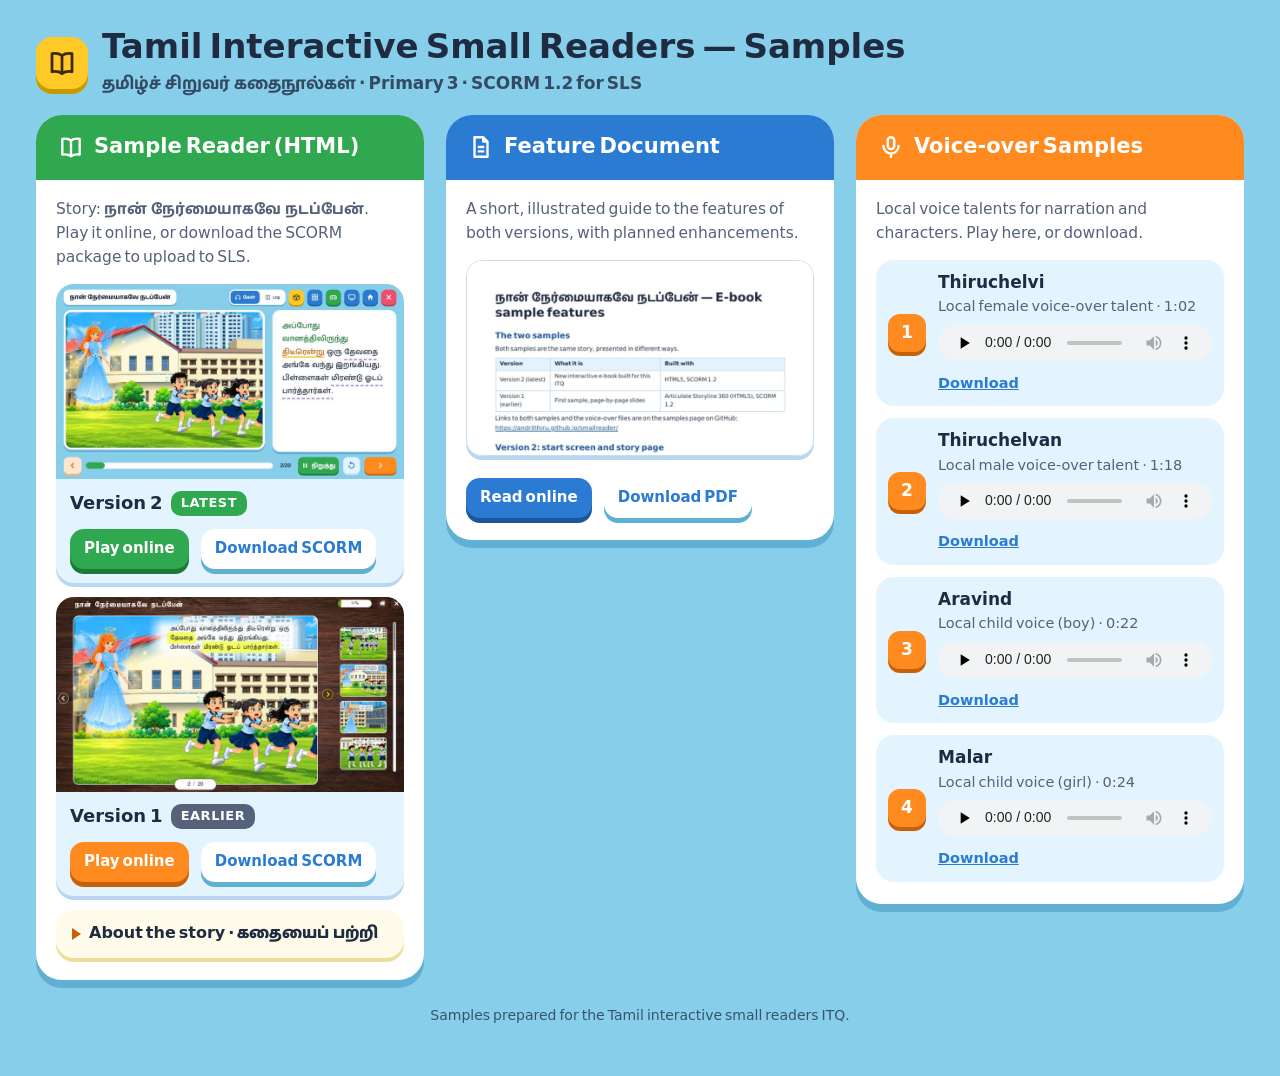
<file: index.html>
<!doctype html>
<html lang="en">
<head>
<meta charset="utf-8">
<meta name="viewport" content="width=device-width,initial-scale=1,viewport-fit=cover">
<title>Tamil Small Readers Samples</title>
<meta name="description" content="Sample Tamil e-book (HTML), features document and voice-over samples.">
<link rel="stylesheet" href="assets/site.css?v=6">
</head>
<body>
<div class="wrap wide">
  <header class="top">
    <div class="logo" aria-hidden="true"><svg width="26" height="26" viewBox="0 0 24 24" fill="none" stroke="#3a2a00" stroke-width="2.2" stroke-linejoin="round"><path d="M12 6c-2-1.5-5-2-8-1.5V19c3-.5 6 0 8 1.5 2-1.5 5-2 8-1.5V4.5C17 4 14 4.5 12 6z"/><path d="M12 6v14.5"/></svg></div>
    <div>
      <h1>Tamil Interactive Small Readers — Samples</h1>
      <p>தமிழ்ச் சிறுவர் கதைநூல்கள் · Primary 3 · SCORM 1.2 for SLS</p>
    </div>
  </header>

  <div class="panels">
    <!-- 1. Sample reader -->
    <section class="panel p1" aria-labelledby="h1">
      <h2 id="h1"><svg width="26" height="26" viewBox="0 0 24 24" fill="none" stroke="currentColor" stroke-width="2.2" stroke-linejoin="round"><path d="M12 6c-2-1.5-5-2-8-1.5V19c3-.5 6 0 8 1.5 2-1.5 5-2 8-1.5V4.5C17 4 14 4.5 12 6z"/><path d="M12 6v14.5"/></svg>Sample Reader (HTML)</h2>
      <div class="in">
        <p>Story: <b>நான் நேர்மையாகவே நடப்பேன்</b>. Play it online, or download the SCORM package to upload to SLS.</p>
        <div class="ver">
          <img src="assets/v2.jpg" alt="Version 2 story page">
          <div class="b">
            <h3>Version 2 <span class="tag">Latest</span></h3>
            <div class="row">
              <a class="blk g sm" href="samples/v2/index.html" target="_blank" rel="noopener">Play online</a>
              <a class="blk w sm" href="downloads/version-2-SCORM.zip" download>Download SCORM</a>
            </div>
          </div>
        </div>
        <div class="ver">
          <img src="assets/v1.jpg" alt="Version 1 story page">
          <div class="b">
            <h3>Version 1 <span class="tag old">Earlier</span></h3>
            <div class="row">
              <a class="blk o sm" href="samples/v1/story.html" target="_blank" rel="noopener">Play online</a>
              <a class="blk w sm" href="downloads/version-1-SCORM.zip" download>Download SCORM</a>
            </div>
          </div>
        </div>
        <details class="story">
          <summary>About the story · கதையைப் பற்றி</summary>
          <div class="langs">
            <input type="radio" name="lg1" id="lg1-ta" checked><label for="lg1-ta">தமிழ்</label>
            <input type="radio" name="lg1" id="lg1-en"><label for="lg1-en">English</label>
            <div class="lang ta" lang="ta"><h4>“நான் நேர்மையாகவே நடப்பேன்” – கதையின் சுருக்கம்</h4>
<p>பள்ளி இடைவேளை நேரத்தில் மாணவர்கள் விளையாடிக்கொண்டும் பேசிக்கொண்டும் இருந்தார்கள். அப்போது வானத்திலிருந்து ஒரு தேவதை இறங்கி வந்தது. அதைப் பார்த்த மாணவர்கள் பயந்தார்கள். தேவதை அவர்களிடம் பயப்பட வேண்டாம் என்றும், அவர்கள் விரும்புவதைக் கொடுப்பதாகவும் கூறியது.</p>
<p>மாணவர்கள் சாக்லேட், பொம்மை, நாய்க்குட்டி போன்றவற்றைக் கேட்டார்கள். தேவதை தனது மந்திரக்கோலால் அவற்றை வரவழைத்துக் கொடுத்தது.</p>
<p>அப்போது ஒரு மாணவர் மறுநாள் தேர்வு இருப்பதால் படிக்கச் செல்ல வேண்டும் என்று கூறினார். மற்ற மாணவர்களும் வகுப்பிற்குச் செல்லப் புறப்பட்டார்கள். தேவதை அவர்களுக்குத் தேர்வில் அதிக மதிப்பெண்கள் பெற்றுத் தருவதாகக் கூறியது.</p>
<p>ஆனால் மாணவர்கள், தாங்களே நன்றாகப் படித்து அறிவைப் பெற்று, நேர்மையான முறையில் தேர்வு எழுதி அதிக மதிப்பெண்கள் பெற விரும்புவதாகக் கூறினார்கள். இதைக் கேட்ட தேவதை அவர்களைப் பாராட்டி வாழ்த்தியது. மாணவர்கள் தேவதையிடம் விடைபெற்றுச் சென்றார்கள்.</p>
<h4>கதை உணர்த்தும் கருத்துகள்</h4>
<ol><li>ஒவ்வொருவரும் தங்கள் கடமையைத் தாங்களே செய்ய வேண்டும்.</li><li>நாம் எப்போதும் நேர்மையாக நடக்க வேண்டும்.</li><li>மாணவர்கள் நன்றாகப் படித்து அறிவைப் பெற வேண்டும்.</li><li>குறுக்கு வழியில் வெற்றி பெற நினைக்கக் கூடாது.</li><li>சொந்த முயற்சியாலும் உழைப்பாலும் பெறும் வெற்றியே சிறந்தது.</li></ol>
<h4>கற்றல் மதிப்பீடு</h4>
<p>இக்கதையின் இறுதியில் மாணவர்களின் கற்றலை மதிப்பீடு செய்யப் பின்வரும் பயிற்சிகள் வழங்கப்பட்டுள்ளன.</p>
<ol><li>சொற்களுக்குரிய சரியான பொருளைக் கண்டறிந்து பொருத்துதல்.</li><li>சரியான விடையைத் தேர்ந்தெடுத்தல்.</li></ol></div>
            <div class="lang en" lang="en"><h4>“I Will Always Be Honest” – Story Summary</h4>
<p>During recess, the students were playing and chatting with one another. Suddenly, a fairy descended from the sky. The students were frightened when they saw her. The fairy reassured them that there was nothing to fear and promised to give them whatever they wished for.</p>
<p>The students asked for chocolates, toys, puppies, and other things. The fairy used her magic wand to grant their wishes.</p>
<p>Just then, one student remembered that they had an examination the following day and said that it was time to return to class to study. The other students also prepared to leave. The fairy offered to help them score high marks in their examination.</p>
<p>However, the students politely declined her offer. They explained that they wanted to study hard, gain knowledge, and achieve good results through their own efforts and honesty.</p>
<p>The fairy was pleased with their response. She praised the students and wished them success. The students bid farewell to the fairy, who then flew back into the sky.</p>
<h4>Moral Values Conveyed by the Story</h4>
<ol><li>Everyone should fulfil their own responsibilities.</li><li>We should always act honestly.</li><li>Students should study diligently to gain knowledge.</li><li>We should not take shortcuts to achieve success.</li><li>Success achieved through personal effort and hard work is the most meaningful.</li></ol>
<h4>Learning Assessment Activities</h4>
<p>At the end of the story, the following activities are provided to assess students' understanding and learning:</p>
<ol><li>Vocabulary Matching: Identify and match words with their correct meanings.</li><li>Multiple-Choice Questions: Select the correct answers from the given options.</li></ol>
<p>These activities can also be adapted into an interactive classroom lesson to reinforce honesty, responsibility, and independent learning.</p></div>
          </div>
        </details>
      </div>
    </section>

    <!-- 2. Feature document -->
    <section class="panel p2" aria-labelledby="h2">
      <h2 id="h2"><svg width="26" height="26" viewBox="0 0 24 24" fill="none" stroke="currentColor" stroke-width="2.2" stroke-linejoin="round"><path d="M6 3h8l4 4v14H6z"/><path d="M14 3v4h4M9 12h6M9 16h6"/></svg>Feature Document</h2>
      <div class="in">
        <p>A short, illustrated guide to the features of both versions, with planned enhancements.</p>
        <a class="docimg" href="docs/features.pdf" target="_blank" rel="noopener"><img src="assets/doc.jpg" alt="First page of the features document"></a>
        <div class="row">
          <a class="blk b2 sm" href="docs/features.pdf" target="_blank" rel="noopener">Read online</a>
          <a class="blk w sm" href="docs/features.pdf" download="Small-reader-features.pdf">Download PDF</a>
        </div>
      </div>
    </section>

    <!-- 3. Voice-over samples -->
    <section class="panel p3" aria-labelledby="h3">
      <h2 id="h3"><svg width="26" height="26" viewBox="0 0 24 24" fill="none" stroke="currentColor" stroke-width="2.2" stroke-linecap="round" stroke-linejoin="round"><rect x="9" y="3" width="6" height="11" rx="3"/><path d="M5 11a7 7 0 0014 0M12 18v3"/></svg>Voice-over Samples</h2>
      <div class="in">
        <p>Local voice talents for narration and characters. Play here, or download.</p>
        <div class="vo" id="vo"><p class="empty">Voice-over samples will appear here.</p></div>
      </div>
    </section>
  </div>

  <footer style="margin-top:26px">Samples prepared for the Tamil interactive small readers ITQ.</footer>
</div>
<script src="voiceovers/list.js?v=2"></script>
<script>
(function () {
  var list = window.VOICEOVERS || [], box = document.getElementById('vo');
  if (!list.length) return;
  box.innerHTML = '';
  list.forEach(function (v, i) {
    var it = document.createElement('div'); it.className = 'item';
    var n = document.createElement('div'); n.className = 'n'; n.textContent = i + 1;
    var t = document.createElement('div'); t.className = 't';
    var b = document.createElement('b'); b.textContent = v.title; t.appendChild(b);
    if (v.note) { var s = document.createElement('span'); s.textContent = v.note; t.appendChild(s); }
    var a = document.createElement('audio'); a.controls = true; a.preload = 'none'; a.src = 'voiceovers/' + v.file; t.appendChild(a);
    var l = document.createElement('a'); l.href = 'voiceovers/' + v.file; l.setAttribute('download', v.file); l.className = 'dl'; l.textContent = 'Download'; t.appendChild(l);
    it.appendChild(n); it.appendChild(t); box.appendChild(it);
  });
})();
</script>
</body>
</html>
</file>
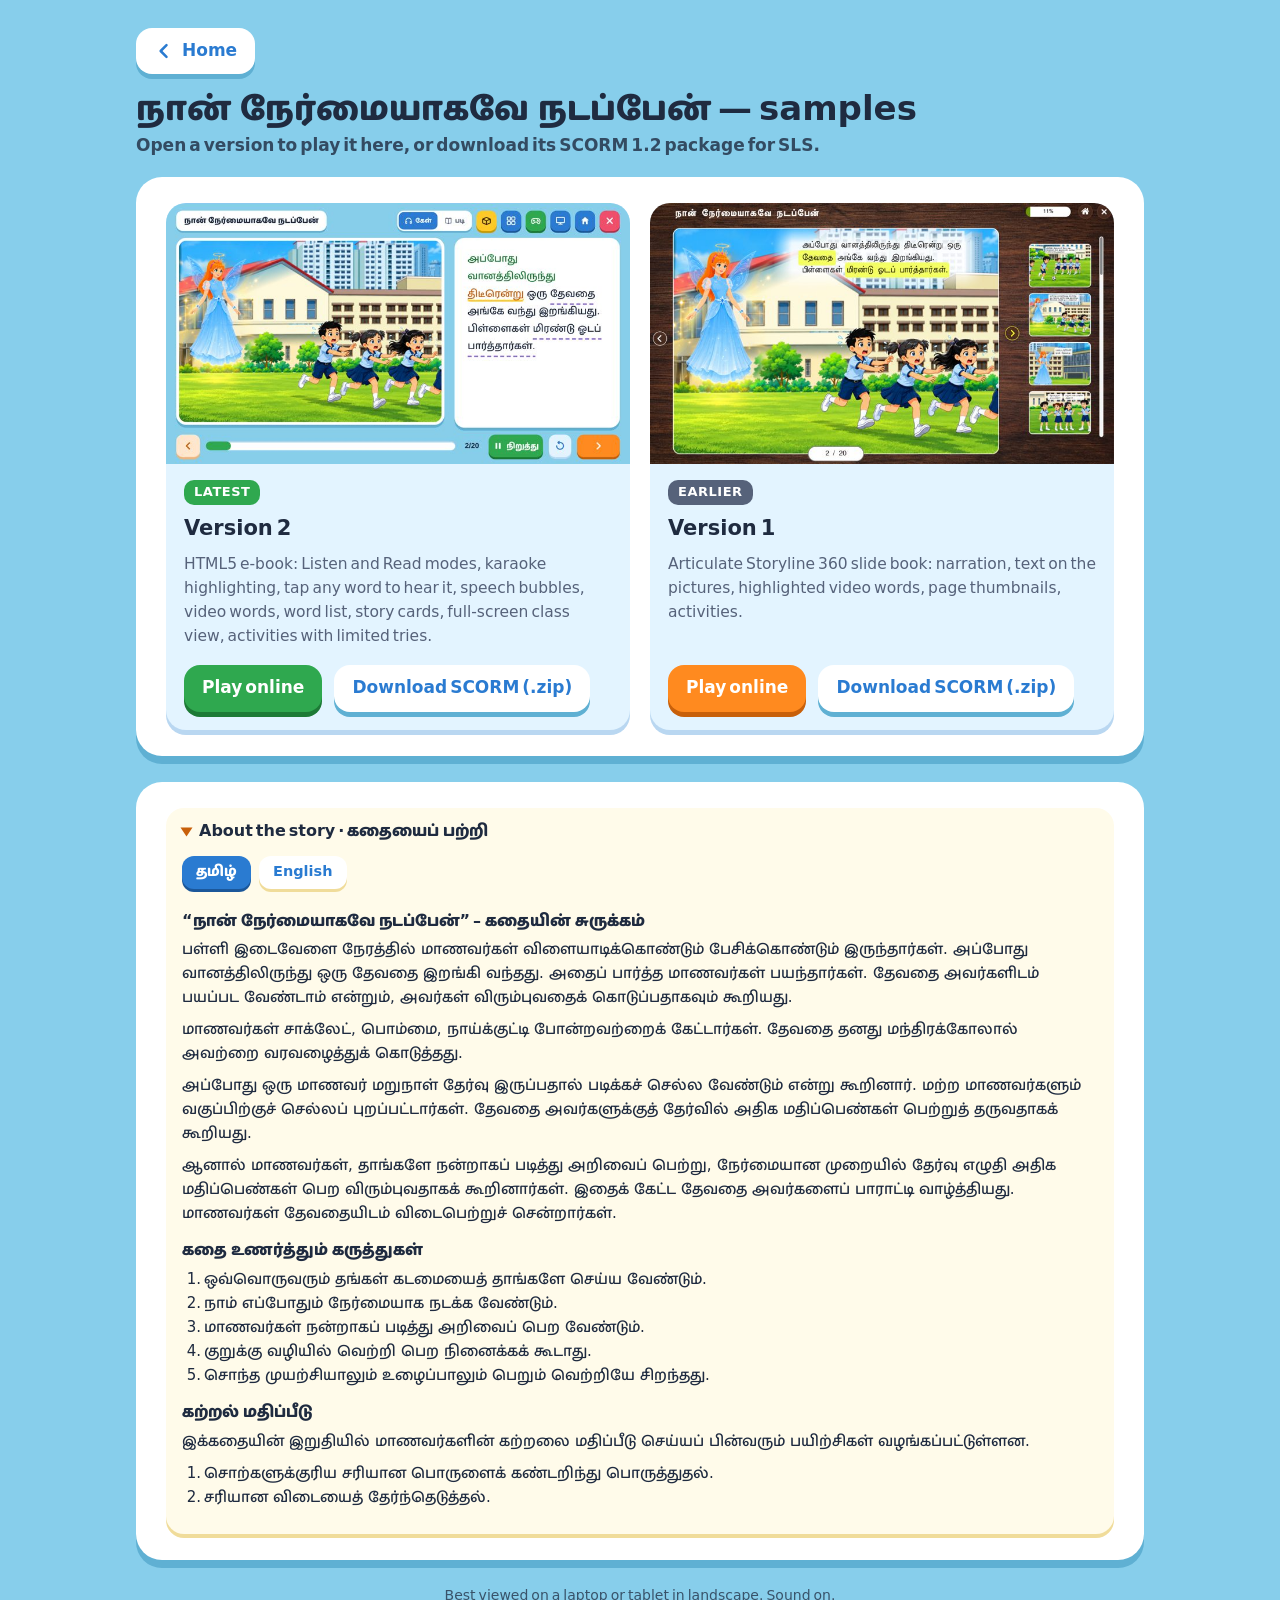
<file: samples/index.html>
<!doctype html>
<html lang="en">
<head>
<meta charset="utf-8">
<meta name="viewport" content="width=device-width,initial-scale=1,viewport-fit=cover">
<title>E-book Samples</title>
<link rel="stylesheet" href="../assets/site.css?v=4">
</head>
<body>
<div class="wrap">
  <a class="blk w crumb" href="../"><svg width="20" height="20" viewBox="0 0 24 24" fill="none" stroke="currentColor" stroke-width="3" stroke-linecap="round" stroke-linejoin="round"><path d="M15 5l-7 7 7 7"/></svg> Home</a>
  <header class="top">
    <div>
      <h1>நான் நேர்மையாகவே நடப்பேன் — samples</h1>
      <p>Open a version to play it here, or download its SCORM 1.2 package for SLS.</p>
    </div>
  </header>
  <section class="card">
    <div class="grid">
      <div class="sample">
        <img src="../assets/v2.jpg" alt="Version 2: story page with picture and text panel">
        <div class="b">
          <span class="tag">Latest</span>
          <h3>Version 2</h3>
          <p>HTML5 e-book: Listen and Read modes, karaoke highlighting, tap any word to hear it, speech bubbles, video words, word list, story cards, full-screen class view, activities with limited tries.</p>
          <div class="row">
            <a class="blk g" href="v2/index.html">Play online</a>
            <a class="blk w" href="../downloads/version-2-SCORM.zip" download>Download SCORM (.zip)</a>
          </div>
        </div>
      </div>
      <div class="sample">
        <img src="../assets/v1.jpg" alt="Version 1: Storyline page with wooden frame and page thumbnails">
        <div class="b">
          <span class="tag old">Earlier</span>
          <h3>Version 1</h3>
          <p>Articulate Storyline 360 slide book: narration, text on the pictures, highlighted video words, page thumbnails, activities.</p>
          <div class="row">
            <a class="blk o" href="v1/story.html">Play online</a>
            <a class="blk w" href="../downloads/version-1-SCORM.zip" download>Download SCORM (.zip)</a>
          </div>
        </div>
      </div>
    </div>
  </section>
  <section class="card">
    <details class="story" open>
          <summary>About the story · கதையைப் பற்றி</summary>
          <div class="langs">
            <input type="radio" name="lg2" id="lg2-ta" checked><label for="lg2-ta">தமிழ்</label>
            <input type="radio" name="lg2" id="lg2-en"><label for="lg2-en">English</label>
            <div class="lang ta" lang="ta"><h4>“நான் நேர்மையாகவே நடப்பேன்” – கதையின் சுருக்கம்</h4>
<p>பள்ளி இடைவேளை நேரத்தில் மாணவர்கள் விளையாடிக்கொண்டும் பேசிக்கொண்டும் இருந்தார்கள். அப்போது வானத்திலிருந்து ஒரு தேவதை இறங்கி வந்தது. அதைப் பார்த்த மாணவர்கள் பயந்தார்கள். தேவதை அவர்களிடம் பயப்பட வேண்டாம் என்றும், அவர்கள் விரும்புவதைக் கொடுப்பதாகவும் கூறியது.</p>
<p>மாணவர்கள் சாக்லேட், பொம்மை, நாய்க்குட்டி போன்றவற்றைக் கேட்டார்கள். தேவதை தனது மந்திரக்கோலால் அவற்றை வரவழைத்துக் கொடுத்தது.</p>
<p>அப்போது ஒரு மாணவர் மறுநாள் தேர்வு இருப்பதால் படிக்கச் செல்ல வேண்டும் என்று கூறினார். மற்ற மாணவர்களும் வகுப்பிற்குச் செல்லப் புறப்பட்டார்கள். தேவதை அவர்களுக்குத் தேர்வில் அதிக மதிப்பெண்கள் பெற்றுத் தருவதாகக் கூறியது.</p>
<p>ஆனால் மாணவர்கள், தாங்களே நன்றாகப் படித்து அறிவைப் பெற்று, நேர்மையான முறையில் தேர்வு எழுதி அதிக மதிப்பெண்கள் பெற விரும்புவதாகக் கூறினார்கள். இதைக் கேட்ட தேவதை அவர்களைப் பாராட்டி வாழ்த்தியது. மாணவர்கள் தேவதையிடம் விடைபெற்றுச் சென்றார்கள்.</p>
<h4>கதை உணர்த்தும் கருத்துகள்</h4>
<ol><li>ஒவ்வொருவரும் தங்கள் கடமையைத் தாங்களே செய்ய வேண்டும்.</li><li>நாம் எப்போதும் நேர்மையாக நடக்க வேண்டும்.</li><li>மாணவர்கள் நன்றாகப் படித்து அறிவைப் பெற வேண்டும்.</li><li>குறுக்கு வழியில் வெற்றி பெற நினைக்கக் கூடாது.</li><li>சொந்த முயற்சியாலும் உழைப்பாலும் பெறும் வெற்றியே சிறந்தது.</li></ol>
<h4>கற்றல் மதிப்பீடு</h4>
<p>இக்கதையின் இறுதியில் மாணவர்களின் கற்றலை மதிப்பீடு செய்யப் பின்வரும் பயிற்சிகள் வழங்கப்பட்டுள்ளன.</p>
<ol><li>சொற்களுக்குரிய சரியான பொருளைக் கண்டறிந்து பொருத்துதல்.</li><li>சரியான விடையைத் தேர்ந்தெடுத்தல்.</li></ol></div>
            <div class="lang en" lang="en"><h4>“I Will Always Be Honest” – Story Summary</h4>
<p>During recess, the students were playing and chatting with one another. Suddenly, a fairy descended from the sky. The students were frightened when they saw her. The fairy reassured them that there was nothing to fear and promised to give them whatever they wished for.</p>
<p>The students asked for chocolates, toys, puppies, and other things. The fairy used her magic wand to grant their wishes.</p>
<p>Just then, one student remembered that they had an examination the following day and said that it was time to return to class to study. The other students also prepared to leave. The fairy offered to help them score high marks in their examination.</p>
<p>However, the students politely declined her offer. They explained that they wanted to study hard, gain knowledge, and achieve good results through their own efforts and honesty.</p>
<p>The fairy was pleased with their response. She praised the students and wished them success. The students bid farewell to the fairy, who then flew back into the sky.</p>
<h4>Moral Values Conveyed by the Story</h4>
<ol><li>Everyone should fulfil their own responsibilities.</li><li>We should always act honestly.</li><li>Students should study diligently to gain knowledge.</li><li>We should not take shortcuts to achieve success.</li><li>Success achieved through personal effort and hard work is the most meaningful.</li></ol>
<h4>Learning Assessment Activities</h4>
<p>At the end of the story, the following activities are provided to assess students' understanding and learning:</p>
<ol><li>Vocabulary Matching: Identify and match words with their correct meanings.</li><li>Multiple-Choice Questions: Select the correct answers from the given options.</li></ol>
<p>These activities can also be adapted into an interactive classroom lesson to reinforce honesty, responsibility, and independent learning.</p></div>
          </div>
        </details>
  </section>
  <footer>Best viewed on a laptop or tablet in landscape. Sound on.</footer>
</div>
</body>
</html>
</file>
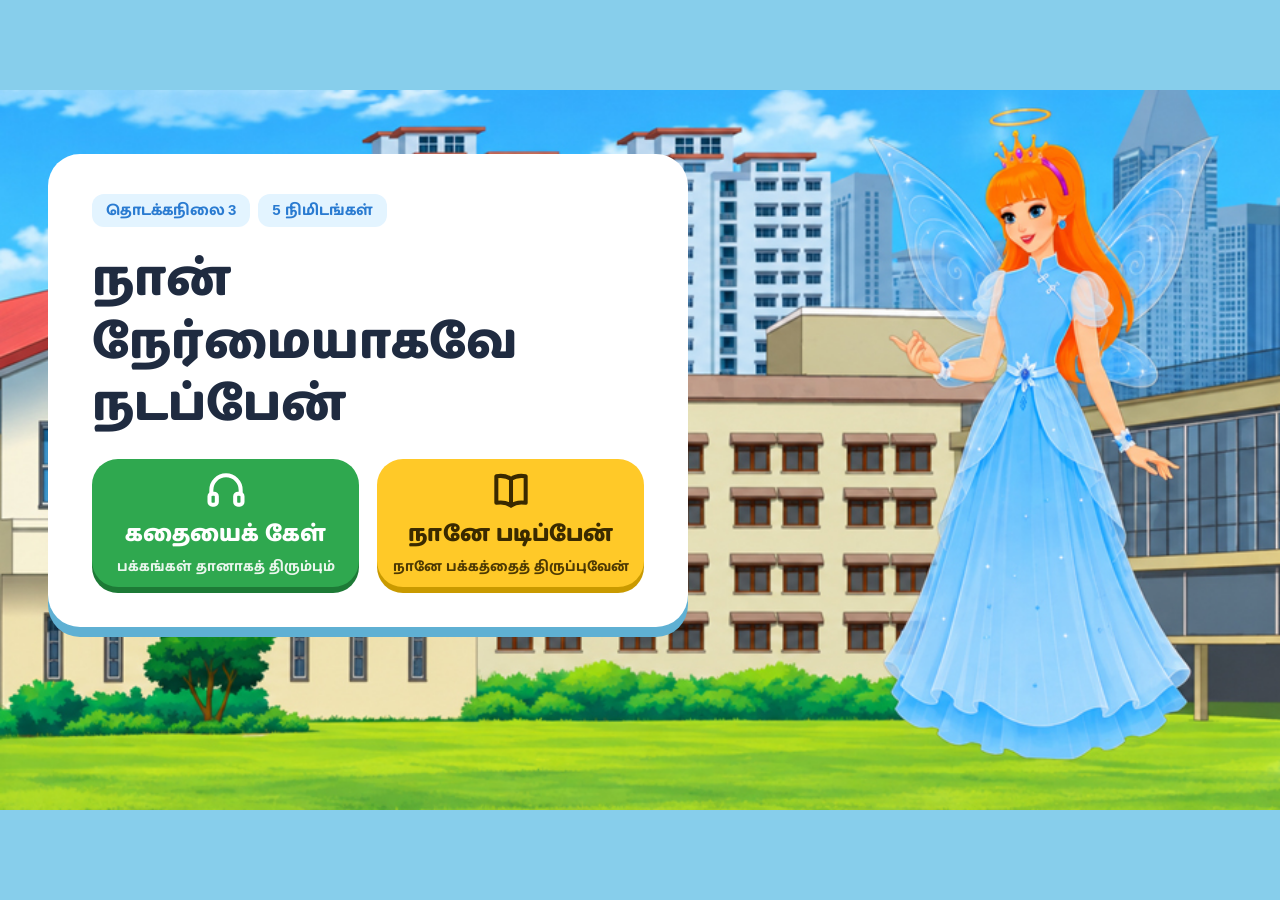
<file: samples/v2/index.html>
<!doctype html>
<html lang="ta">
<head>
<meta charset="utf-8">
<meta name="viewport" content="width=device-width,initial-scale=1">
<title>நான் நேர்மையாகவே நடப்பேன்</title>
<link rel="stylesheet" href="book.css">
</head>
<body>
<div id="stage">

  <!-- START -->
  <section class="scr" id="start">
    <img class="bg" id="cover" alt="">
    <div class="scard">
      <div><span class="chip" id="lvl"></span><span class="chip" id="dur"></span></div>
      <h1 id="title"></h1>
      <div class="go">
        <button class="blk g" id="goListen"><span data-i="listen"></span>கதையைக் கேள்<small>பக்கங்கள் தானாகத் திரும்பும்</small></button>
        <button class="blk y" id="goRead"><span data-i="book"></span>நானே படிப்பேன்<small>நானே பக்கத்தைத் திருப்புவேன்</small></button>
      </div>
      <div class="resume" id="resume"><span id="resumeTxt"></span><button id="fromStart">முதல் பக்கத்திலிருந்து</button></div>
    </div>
  </section>

  <!-- READER -->
  <section class="scr" id="reader">
    <div class="top">
      <div class="t" data-title></div>
      <div class="modes" role="group" aria-label="முறை">
        <button id="mListen"><span data-i="listen"></span>கேள்</button>
        <button id="mRead"><span data-i="book"></span>படி</button>
      </div>
      <button class="blk y sq wbtn" data-wb aria-label="சொற்பொருள்"><span data-i="box"></span><b class="cnt"></b></button>
      <button class="blk b sq" data-pages aria-label="கதைப் பக்கங்கள்"><span data-i="grid"></span></button>
      <button class="blk g sq" data-games aria-label="பயிற்சி"><span data-i="game"></span></button>
      <button class="blk b sq" data-proj aria-label="முழுத் திரை (வகுப்புக்கு)"><span data-i="proj"></span></button>
      <button class="blk b sq" data-home aria-label="முகப்பு"><span data-i="home"></span></button>
      <button class="blk r sq" data-close aria-label="மூடு"><span data-i="x"></span></button>
    </div>
    <div class="art" id="art"></div>
    <div class="panel">
      <div class="txt" id="txt"><div class="in" id="txtIn"></div></div>
    </div>
    <div class="hint" id="hint">கோடிட்ட சொல்லைத் தொடு, காணொளி பார்க்கலாம்!</div>
    <div class="bottom">
      <button class="blk b projoff" id="projOff" data-proj aria-label="முழுத் திரையிலிருந்து வெளியேறு"><span data-i="exitproj"></span></button>
      <button class="blk ol prev" id="prev" aria-label="முந்தைய பக்கம்"><span data-i="left"></span></button>
      <div class="bar"><i id="barFill"></i></div>
      <div class="pn" id="pn"></div>
      <button class="blk g play" id="play"></button>
      <button class="blk l rep" id="replay" aria-label="மீண்டும் கேள்"><span data-i="replay"></span></button>
      <button class="blk o next" id="next" aria-label="அடுத்த பக்கம்"><span data-i="right"></span></button>
      <div class="tip" id="nextTip">பயிற்சிக்குச் செல்வோம்!</div>
    </div>
  </section>

  <!-- ACTIVITIES -->
  <section class="scr" id="act">
    <div class="top">
      <div class="t" data-title></div>
      <button class="blk y sq wbtn" data-wb aria-label="சொற்பொருள்"><span data-i="box"></span><b class="cnt"></b></button>
      <button class="blk b sq" data-pages aria-label="கதைப் பக்கங்கள்"><span data-i="grid"></span></button>
      <button class="blk b sq" data-home aria-label="முகப்பு"><span data-i="home"></span></button>
      <button class="blk r sq" data-close aria-label="மூடு"><span data-i="x"></span></button>
    </div>
    <div class="card intro" id="aIntro">
      <div class="badge"><span data-i="puzzle"></span></div>
      <h2 id="introTxt"></h2>
      <button class="blk g" id="toMatch">பயிற்சி<span data-i="right"></span></button>
    </div>
    <div class="card" id="aMatch">
      <div class="head"><h2 id="matchTitle"></h2><span class="count" id="mCount"></span></div>
      <div class="mgrid" id="mGrid"></div>
      <div class="tray" id="tray"></div>
      <div class="foot"><span class="ins" id="mMsg">பொருளை இழுத்து வை, அல்லது தொட்டுப் பிறகு இடத்தைத் தொடு.</span><span class="sp"></span><span class="count tries" id="mTries"></span><button class="blk g" id="mCheck">சரிபார்</button></div>
    </div>
    <div class="card" id="aQuiz">
      <div class="ins" id="qIns"></div>
      <div class="head"><h2 id="qHead">தெரிவுவினா</h2><span class="count" id="qCount"></span></div>
      <div class="q" id="qText"></div>
      <div class="opts" id="opts"></div>
      <div class="foot"><div class="fb" id="fb"></div><span class="sp"></span><button class="blk o" id="qNext">அடுத்தது<span data-i="right"></span></button></div>
    </div>
    <div class="card result" id="aResult">
      <div class="stars" id="stars"></div>
      <h2 id="rTitle"></h2>
      <p id="rText"></p>
      <div class="row">
        <button class="blk l" id="rRetry"><span data-i="replay"></span>மீண்டும் முயல்க</button>
        <button class="blk b" id="rReview">மதிப்பாய்வு</button>
        <button class="blk o" id="rDone">நிறைவு<span data-i="right"></span></button>
      </div>
    </div>
  </section>

  <!-- VIDEO POP-UP -->
  <div id="pop" role="dialog" aria-modal="true">
    <div class="veil" id="popVeil"></div>
    <div class="box">
      <div class="vbox" id="vbox"><video id="vid" playsinline preload="auto"></video><div class="pbar"><i id="vbar"></i></div>
        <button class="blk g again" id="vAgain" aria-label="மீண்டும் பார்"><span data-i="replay"></span></button></div>
      <div class="cap" id="cap"></div>
      <button class="blk r x" id="popX" aria-label="மூடு"><span data-i="x"></span></button>
    </div>
  </div>

  <!-- WORD BANK -->
  <div id="wbank" role="dialog" aria-modal="true" aria-labelledby="wbTitle">
    <div class="veil" id="wbVeil"></div>
    <div class="box">
      <div class="head"><span class="wbicon"><span data-i="box"></span></span><h2 id="wbTitle">சொற்பொருள்</h2><span class="count" id="wbCount"></span></div>
      <div class="wbgrid" id="wbGrid"></div>
      <button class="blk r x" id="wbX" aria-label="மூடு"><span data-i="x"></span></button>
    </div>
  </div>
  <!-- STORY CARDS -->
  <div id="pages" role="dialog" aria-modal="true" aria-labelledby="pgTitle">
    <div class="veil" id="pgVeil"></div>
    <div class="box">
      <div class="head"><span class="wbicon pgicon"><span data-i="grid"></span></span><h2 id="pgTitle">கதைப் பக்கங்கள்</h2></div>
      <div class="pggrid" id="pgGrid"></div>
      <button class="blk r x" id="pgX" aria-label="மூடு"><span data-i="x"></span></button>
    </div>
  </div>
  <div id="toast" role="status"></div>

  <div id="bye"><div>நன்றி! இந்தச் சாளரத்தை இப்போது மூடலாம்.</div><button class="blk w bt" id="byeBack"><span data-i="left"></span>திரும்பு</button></div>
</div>
<script src="scorm.js"></script>
<script src="story.js"></script>
<script src="book.js"></script>
</body>
</html>
</file>
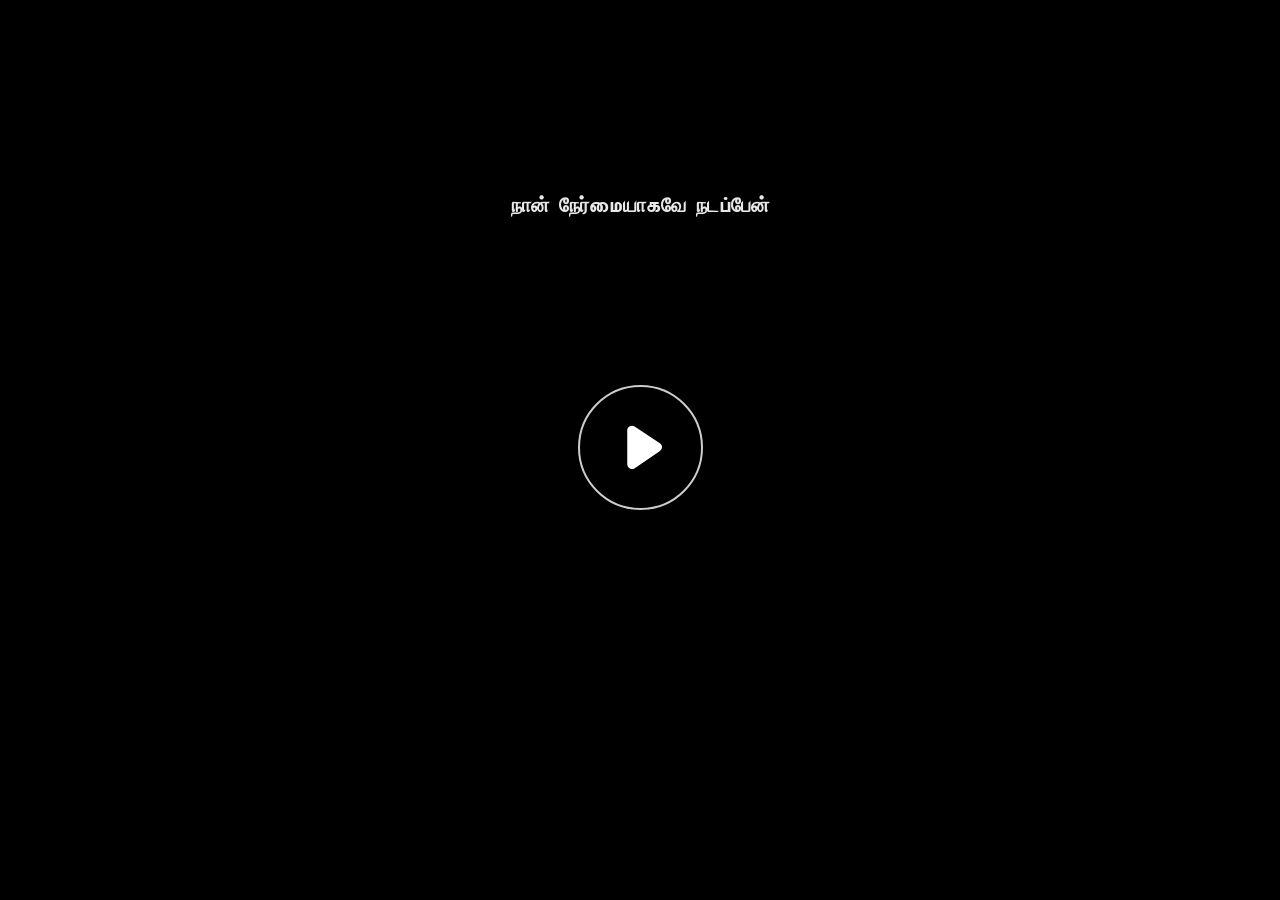
<file: samples/v1/story.html>
﻿<!doctype html>
<html lang="en-US">
<head>
  <meta charset="utf-8">
  <!-- Created using Storyline 360 - http://www.articulate.com  -->
  <!-- version: 3.87.32265.0 -->
  <title>&#2984;&#3006;&#2985;&#3021; &#2984;&#3015;&#2992;&#3021;&#2990;&#3016;&#2991;&#3006;&#2965;&#2997;&#3015; &#2984;&#2975;&#2986;&#3021;&#2986;&#3015;&#2985;&#3021;</title>
  <meta http-equiv="x-ua-compatible" content="IE=edge"/>
  <meta name="viewport" content="width=device-width,initial-scale=1,user-scalable=no,shrink-to-fit=no,minimal-ui"/>
  <meta name="apple-mobile-web-app-capable" content="yes"/>
  <style>
    html, body { height: 100%; padding: 0; margin: 0 }
    #app { height: 100%; width: 100%; }
  </style>

  <script>
    window.DS = {};
    window.globals = {
      DATA_PATH_BASE: '',
      HAS_FRAME: true,
      HAS_SLIDE: true,

      lmsPresent: false,
      tinCanPresent: false,
      cmi5Present: false,
      aoSupport: false,
      scale: 'noscale',
      captureRc: false,
      browserSize: 'optimal',
      bgColor: '#787878',
      features: 'DropInBase,DropInInteractions,DropInMisc,DropInVectors,DropInVideo,LayerPresentAsDialog,MultipleQuizTracking,UpdatedThemeEditor',
      themeName: 'unified',
      preloaderColor: '#FFFFFF',
      suppressAnalytics: false,
      productChannel: 'stable',
      publishSource: 'storyline',
      aid: 'aid|c354c53f-2810-4327-b434-e3c6002b08b3',
      cid: '856eeb26-a461-49ae-8d2b-c7bf83dca4f5',
      playerVersion: '3.87.32265.0',
      publishTimestamp: '2026-11-04T16:32:36.9859954Z',
      maxIosVideoElements: 10,
      connectionSettings: { message: 'You%20are%20offline.%20Trying%20to%20reconnect...', useDarkTheme: false, mode: 'disabled' },
      hasFeature: function(feature) {
        return this.features.split(',').includes(feature);
      },
      
      parseParams: function(qs) {
        if (window.globals.parsedParams != null) {
          return window.globals.parsedParams;
        }
        qs = (qs || window.location.search.substr(1)).split('+').join(' ');
        var params = {},
            tokens,
            re = /[?&]?([^=]+)=([^&]*)/g;

        while (tokens = re.exec(qs)) {
          params[decodeURIComponent(tokens[1]).trim()] =
            decodeURIComponent(tokens[2]).trim();
        }
        window.globals.parsedParams = params;
        return params;
      }

    };
  </script>
  <script>
    var isIe11 = ('ActiveXObject' in window || window.MSBlobBuilder != null)
      && window.msCrypto != null && !window.ActiveXObject;
    if (isIe11) {
      window.globals.unsupportedBrowser = true;
      document.write(atob('[base64]'));
    }
  </script>

  <script>
    if (window.globals.hasFeature('MultiLanguageSupport')) {
      
      
    }
  </script>

  
  <script>window.THREE = { };</script>
  
</head>
<body style="background: #787878" class="cs-HTML theme-unified">
  <!-- 360 -->
  <script>!function(){var e,i=/iPhone/i,o=/iPod/i,n=/iPad/i,t=/\biOS-universal(?:.+)Mac\b/i,r=/\bAndroid(?:.+)Mobile\b/i,a=/Android/i,d=/(?:SD4930UR|\bSilk(?:.+)Mobile\b)/i,p=/Silk/i,l=/Windows Phone/i,u=/\bWindows(?:.+)ARM\b/i,b=/BlackBerry/i,s=/BB10/i,c=/Opera Mini/i,f=/\b(CriOS|Chrome)(?:.+)Mobile/i,h=/Mobile(?:.+)Firefox\b/i,v=function(e){return void 0!==e&&"MacIntel"===e.platform&&"number"==typeof e.maxTouchPoints&&e.maxTouchPoints>1&&"undefined"==typeof MSStream};e=function(e){var m={userAgent:"",platform:"",maxTouchPoints:0};e||"undefined"==typeof navigator?"string"==typeof e?m.userAgent=e:e&&e.userAgent&&(m={userAgent:e.userAgent,platform:e.platform,maxTouchPoints:e.maxTouchPoints||0}):m={userAgent:navigator.userAgent,platform:navigator.platform,maxTouchPoints:navigator.maxTouchPoints||0};var g=m.userAgent,y=g.split("[FBAN");void 0!==y[1]&&(g=y[0]),void 0!==(y=g.split("Twitter"))[1]&&(g=y[0]);var A=function(e){return function(i){return i.test(e)}}(g),w={apple:{phone:A(i)&&!A(l),ipod:A(o),tablet:!A(i)&&(A(n)||v(m))&&!A(l),universal:A(t),device:(A(i)||A(o)||A(n)||A(t)||v(m))&&!A(l)},amazon:{phone:A(d),tablet:!A(d)&&A(p),device:A(d)||A(p)},android:{phone:!A(l)&&A(d)||!A(l)&&A(r),tablet:!A(l)&&!A(d)&&!A(r)&&(A(p)||A(a)),device:!A(l)&&(A(d)||A(p)||A(r)||A(a))||A(/\bokhttp\b/i)},windows:{phone:A(l),tablet:A(u),device:A(l)||A(u)},other:{blackberry:A(b),blackberry10:A(s),opera:A(c),firefox:A(h),chrome:A(f),device:A(b)||A(s)||A(c)||A(h)||A(f)},any:!1,phone:!1,tablet:!1};return w.any=w.apple.device||w.android.device||w.windows.device||w.other.device,w.phone=w.apple.phone||w.android.phone||w.windows.phone,w.tablet=w.apple.tablet||w.android.tablet||w.windows.tablet,w}(),"object"==typeof exports&&"undefined"!=typeof module?module.exports=e:"function"==typeof define&&define.amd?define((function(){return e})):this.isMobile=e}();
    window.isMobile.apple.tablet = window.isMobile.apple.tablet ||
      (navigator.platform === 'MacIntel' && navigator.maxTouchPoints > 1);
    window.isMobile.apple.device = window.isMobile.apple.device || window.isMobile.apple.tablet;
    window.isMobile.tablet = window.isMobile.tablet || window.isMobile.apple.tablet;
    window.isMobile.any = window.isMobile.any || window.isMobile.apple.tablet;
  </script>

  <div id="focus-sink" tabindex="-1"></div>

  <div id="preso"></div>
  <script>
    (function() {

      var classTypes = [ 'desktop', 'mobile', 'phone', 'tablet' ];

      var addDeviceClasses = function(prefix, testObj) {
        var curr, i;
        for (i = 0; i < classTypes.length; i++) {
          curr = classTypes[i];
          if (testObj[curr]) {
            document.body.classList.add(prefix + curr);
          }
        }
      };

      var params = window.globals.parseParams(),
          isDevicePreview = params.devicepreview === '1',
          isPhoneOverride = params.deviceType === 'phone' || (isDevicePreview && params.phone == '1'),
          isTabletOverride = (params.deviceType === 'tablet' || isDevicePreview) && !isPhoneOverride,
          isMobileOverride = isPhoneOverride || isTabletOverride;

      var deviceView = {
        desktop: !window.isMobile.any && !isMobileOverride,
        mobile: window.isMobile.any || isMobileOverride,
        phone: isPhoneOverride || (window.isMobile.phone && !isTabletOverride),
        tablet: isTabletOverride || window.isMobile.tablet
      };

      window.globals.deviceView = deviceView;
      window.isMobile.desktop = !window.isMobile.any;
      window.isMobile.mobile = window.isMobile.any;

      addDeviceClasses('view-', deviceView);

    })();
  </script>
  
  <script src='story_content/triggers.js' type=text/javascript></script>
<script src='story_content/user.js' type=text/javascript></script>
  <div class="slide-loader"></div>

  <script>
    var doc = document, loader = doc.body.querySelector('.slide-loader'); [ 1, 2, 3 ].forEach(function(n) { var d = doc.createElement('div'); d.style.backgroundColor = window.globals.preloaderColor; d.classList.add('mobile-loader-dot'); d.classList.add('dot' + n); loader.appendChild(d); });
  </script>

  <div class="mobile-load-title-overlay" style="display: none">
    <div class="mobile-load-title">&#2984;&#3006;&#2985;&#3021; &#2984;&#3015;&#2992;&#3021;&#2990;&#3016;&#2991;&#3006;&#2965;&#2997;&#3015; &#2984;&#2975;&#2986;&#3021;&#2986;&#3015;&#2985;&#3021;</div>
  </div>

  <div class="mobile-chrome-warning"></div>

  
<style>
  .warn-connection-dialog {
    display: none;
    background: transparent;
    pointer-events: all;
    position: fixed;
    left: 0;
    top: 0;
    width: 100%;
    height: 100%;
    z-index: 999;
  }

  .warn-connection-content {
    pointer-events: all;
    border-radius: 4px;
    background: white;
    border: 1px solid #E7E7E7;
    color: #333333;
    box-shadow: 0 2px 4px rgba(0, 0, 0, 0.25);
    transition: all 150ms ease-out;
    position: absolute;
    white-space: nowrap;
  }

  .view-phone.is-landscape .warn-connection-content {
    left: 23px;
    bottom: 23px;
  }

  .view-tablet.is-landscape .warn-connection-content {
    left: 50%;
    top: 20px;
    transform: translateX(-50%);
  }

  .view-mobile.is-portrait .warn-connection-content {
    transform: translate(-50%, calc(-100% - 15px));
  }

  .warn-connection-content p {
    display: inline-block;
    margin: 0 8px 0 0;
    line-height: 33px;
    font-size: 11px;
  }

  .warn-connection-content svg {
    position: relative;
    vertical-align: middle;
    margin: 0 2px 2px 8px;
  }

  .view-desktop .warn-connection-content {
    left: 1.5em;
    bottom: 1.5em;
  }

  .view-desktop .warn-connection-content p {
    font-size: 1.1em;
  }

  .is-offline .warn-connection-dialog {
    display: block;
  }

  .is-offline .cs-panel * {
    pointer-events: none !important;
  }

  .is-offline .cs-panel {
    pointer-events: all !important;
  }

  .is-offline #nav-controls * {
    pointer-events: none !important;
  }

  .is-offline #nav-controls {
    pointer-events: all !important;
  }
</style>

<div class="warn-connection-dialog" role="alertdialog" aria-modal="true" tabindex="0" aria-labelledby="warn-connection-message">
  <div class="warn-connection-content">
    <svg width="17" height="15" viewBox="0 0 17 15" xmlns="http://www.w3.org/2000/svg">
      <path fill="#8F0000" stroke="white" d="M16.07,12.98 L15.88,12.23 L9.51,1.21 C8.97,0.26,7.6,0.26,7.06,1.21 L0.69,12.23 C0.15,13.16,0.81,14.36,1.91,14.36 H14.65 C15.47,14.36,16.05,13.7,16.07,12.98 Z"/>
      <path fill="white" stroke="white" d="M8.58,5.5 C8.35,5.28,8.5,5.35,8.21,5.32 C8.09,5.35,7.97,5.49,7.96,5.67 C7.97,5.79,7.98,5.92,7.98,6.04 L7.98,6.04 C7.99,6.17,8,6.31,8.01,6.43 L8.01,6.44 C8.03,6.92,8.06,7.41,8.09,7.9 L8.09,7.9 C8.12,8.39,8.14,8.88,8.17,9.37 C8.17,9.39,8.18,9.42,8.2,9.44 C8.23,9.46,8.25,9.47,8.28,9.47 C8.31,9.47,8.34,9.46,8.35,9.44 C8.37,9.43,8.38,9.4,8.39,9.35 L8.39,9.34 C8.39,9.24,8.4,9.15,8.4,9.05 L8.4,9.05 C8.41,8.96,8.41,8.86,8.42,8.75 C8.43,8.44,8.45,8.12,8.47,7.81 L8.47,7.81 C8.49,7.49,8.51,7.18,8.53,6.87 C8.55,6.46,8.56,6.05,8.59,5.64 L8.6,5.62 C8.6,5.57,8.59,5.53,8.58,5.5 L8.21,5.32 Z"/>
      <circle fill="white" stroke="white" cx="8.3" cy="11.35" r="0.3"/>
    </svg>
    <p id="warn-connection-message">You are offline. Trying to reconnect...</p>
  </div>
</div>

<script>
  (function() {
    window.DS.connection = {
      warningShown: false,
      assets: {},
      loadingAssetGroup: false,
      retryDelay: 500
    };

    var connectionSettings = window.globals.connectionSettings || {};

    var useConnectionMessages = window.AbortController != null &&
      window.location.protocol != 'file:' &&
      connectionSettings.mode === 'normal';

    window.DS.connection.useConnectionMessages = useConnectionMessages;

    var assetCount = 0;
    var checkLoadedId;


    if (useConnectionMessages && connectionSettings != null) {
      var contentEl = document.querySelector('.warn-connection-content');
      var messageEl = contentEl.querySelector('p');

      if (connectionSettings.useDarkTheme) {
        contentEl.style.borderColor = '#BABBBA';
        contentEl.style.backgroundColor = '#282828';
        contentEl.style.color = '#FFFFFF';
      }

      if (connectionSettings.message != null) {
        messageEl.textContent = window.decodeURIComponent(connectionSettings.message);
      }
    }

    function checkAssetsReady() {
      for (var i in DS.connection.assets) {
        if (!DS.connection.assets[i].success) {
          return false;
        }
      }
      return true;
    }

    function stopAssetGroup() {
      if (!useConnectionMessages) { return; }

      assetCount = 0;

      DS.connection.oldAssetGroup = DS.connection.assets;
      DS.connection.assets = {};
      DS.connection.loadingAssetGroup = false;
      clearInterval(checkLoadedId);
    }

    function startAssetGroup() {
      if (!useConnectionMessages) { return; }
      var ticks = 0;
      clearInterval(checkLoadedId);
      checkLoadedId = setInterval(function() {
        var loaded = 0;
        if (assetCount === 0 && loaded === 0) {
          clearInterval(checkLoadedId);
          return;
        }

        for (var i in DS.connection.assets) {
          if (DS.connection.assets[i].success) {
            loaded++;
          }
        }

        if (assetCount === loaded && checkAssetsReady()) {
          for (var i in DS.connection.assets) {
            if (DS.connection.assets[i].action) {
              DS.connection.assets[i].action();
            }
          }
          hideWarning();
          stopAssetGroup();
        }
      }, 100)
    }

    function requiredAsset(url, action, retry, type) {
      if (!useConnectionMessages) { return; }
      if (DS.connection.assets[url]) { return; }

      DS.connection.assets[url] = {
        success: false, action: action, retry: retry, type: type
      };
      assetCount = Object.keys(DS.connection.assets).length;
      if (!DS.connection.loadingAssetGroup) {
        startAssetGroup();
      }
      DS.connection.loadingAssetGroup = true;
    }

    function assetLoaded(url) {
      if (!useConnectionMessages) { return; }
      if (DS.connection.assets[url]) {
        DS.connection.assets[url].success = true;
      }
    }

    function assetFailed(url) {
      if (!useConnectionMessages) { return; }
      if (!DS.connection.assets[url]) {
        if (/\.js$/.test(url) && url.indexOf('transcripts') === -1) {
          setTimeout(function() {
            if (DS.connection.lastSlideLoaded != null) {
              DS.connection.lastSlideLoaded();
            }
          }, DS.connection.retryDelay);
        }
        return;
      }
      if (!DS.connection.warningShown) { showWarning(); }
      if (DS.connection.assets[url].retry) {
        setTimeout(function() {
          if (!DS.connection.assets[url].success) {
            DS.connection.assets[url].retry()
          }
        }, DS.connection.retryDelay);
      }
    }

    function hideWarning() {
      document.body.classList.remove('is-offline');
      DS.connection.warningShown = false;
      enableKeys();
    }
    DS.connection.hideWarning = hideWarning

    function showWarning(btn) {
      document.body.classList.add('is-offline')
      DS.connection.warningShown = true;
      updateWarningPosition();
      disableKeys();
    }

    function updateWarningPosition() {
      if (!DS.connection.warningShown) {
        return;
      }

      var isPortrait = document.body.classList.contains('is-portrait');
      var isMobile = document.body.classList.contains('view-mobile');
      var warningEl = document.querySelector('.warn-connection-content');

      if (isPortrait && isMobile) {
        var slide = document.querySelector('.primary-slide');
        var slideRect = slide != null
          ? slide.getBoundingClientRect()
          : { top: window.innerHeight, left: 0, width: window.innerWidth };

        warningEl.style.top = `${slideRect.top}px`
        warningEl.style.left = `${slideRect.left + slideRect.width / 2}px`
      } else {
        warningEl.style.top = null;
        warningEl.style.left = null;
      }

      window.requestAnimationFrame(updateWarningPosition);
    }

    function onDisableKeyDown(e) {
      e.preventDefault();
      e.stopImmediatePropagation();
    }

    function onDisableKeyUp(e) {
      e.preventDefault();
      e.stopImmediatePropagation();
    }

    var accStyle = document.createElement('style');
    var warnDialogEl = document.querySelector('.warn-connection-dialog');

    function disableKeys() {
      if (DS.views && DS.views.nsStack && DS.views.nsStack.length === 1) {
        DS.views.nsStack[0].tabReachable = false
        DS.views.nsStack[0].updateTabIndex(true, true);
      }

      accStyle.innerHTML = '.acc-shadow-dom { display: none; }';
      document.body.appendChild(accStyle);

      warnDialogEl.parentNode.append(warnDialogEl);
      warnDialogEl.focus();
    }

    function enableKeys() {
      accStyle.remove();
      if (DS.views && DS.views.nsStack && DS.views.nsStack.length === 1 && DS.views.nsStack[0].name === '_frame') {
        DS.views.nsStack[0].tabReachable = true;
        DS.views.nsStack[0].updateTabIndex();
      }
    }

    // these will all be noops if the feature flag isn't set in
    // the data and `window.globals.features`
    DS.connection.requiredAsset = requiredAsset;
    DS.connection.assetLoaded = assetLoaded;
    DS.connection.assetFailed = assetFailed;
    DS.connection.stopAssetGroup = stopAssetGroup;
    DS.connection.startAssetGroup = startAssetGroup;
  })();
</script>


  <script>
    
    if (window.autoSpider && window.vInterfaceObject) {
      document.querySelector('.mobile-load-title-overlay').style.display = 'none';
    }
  </script>

  

  <link rel="stylesheet" href="html5/data/css/output.min.css" data-noprefix/>
</body>
<script src="html5/lib/scripts/bootstrapper.min.js"></script>
</html>
</file>
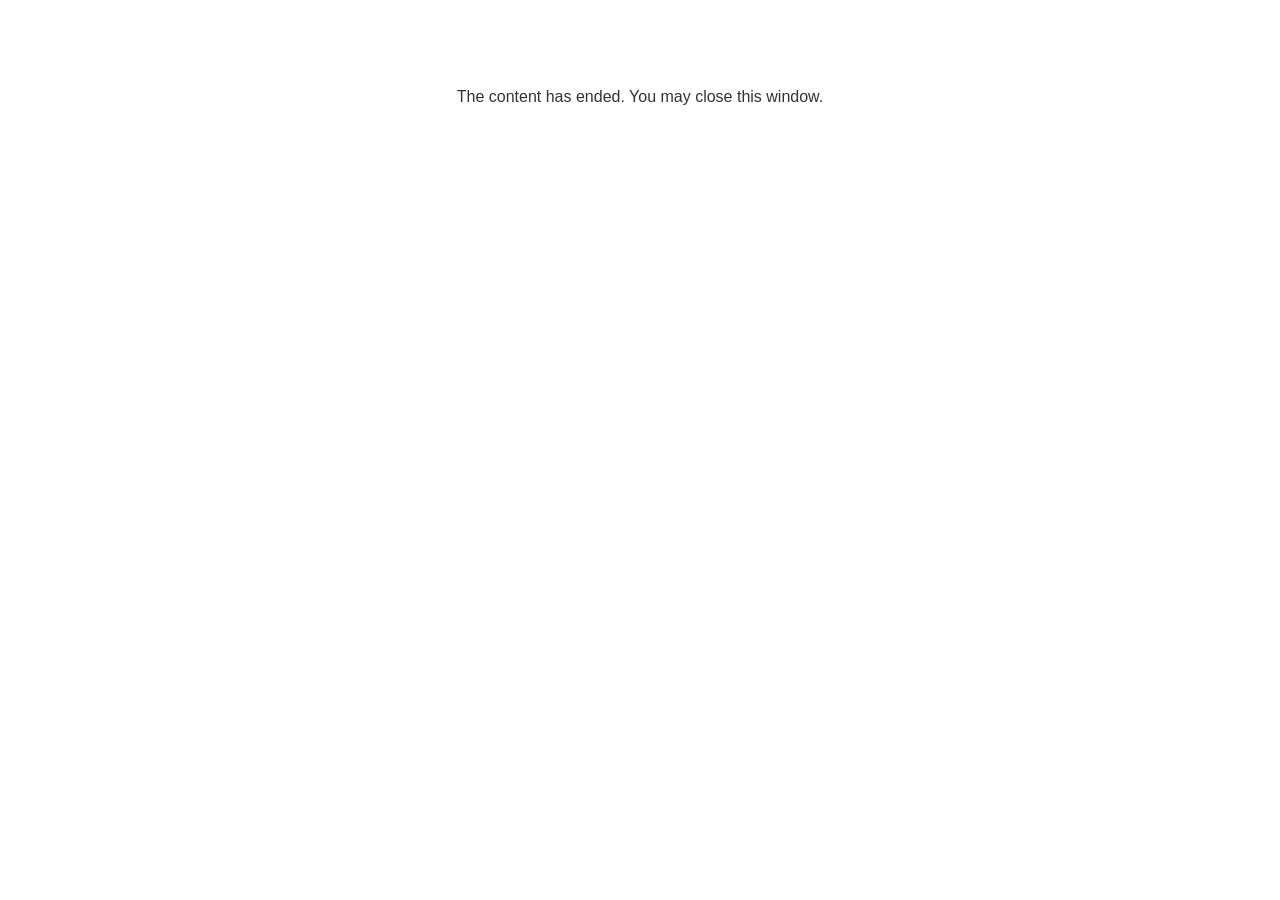
<file: samples/v1/lms/goodbye.html>
<!doctype html>
<html>
<body style="background-color: #ffffff;">

<p role="alert" style="color: #333333;font-family: Anjal InaiMathi, articulate, tahoma, arial;font-size: medium;text-align: center;">
<br><br><br><br>
The content has ended. You may close this window.
</p>

</body>
</html>
</file>
<file: assets/site.css>
/* Toy Blocks — same look as the e-book */
@font-face{font-family:"Baloo Thambi 2";src:url(baloo-thambi-2-tamil-500-normal.woff2) format("woff2");font-weight:500}
@font-face{font-family:"Baloo Thambi 2";src:url(baloo-thambi-2-tamil-700-normal.woff2) format("woff2");font-weight:600 700}
@font-face{font-family:"Baloo Thambi 2";src:url(baloo-thambi-2-tamil-800-normal.woff2) format("woff2");font-weight:800}
:root{--sky:#87ceeb;--edge:#5fb0d3;--soft:#e3f4ff;--green:#2fa84f;--greend:#1d7a36;--orange:#ff8a1f;--oranged:#c8600a;
 --yellow:#ffc928;--yellowd:#c99a00;--blue:#2a7bd1;--blued:#1b579a;--ink:#1f2b40;--mute:#56627a;
 --font:"Baloo Thambi 2","Noto Sans Tamil","Latha",system-ui,sans-serif}
*{box-sizing:border-box}
html{color-scheme:light}
body{margin:0;background:var(--sky);color:var(--ink);font-family:var(--font);font-size:17px;line-height:1.55}
.wrap{max-width:1040px;margin:0 auto;padding:28px max(16px,env(safe-area-inset-right,0px)) 48px max(16px,env(safe-area-inset-left,0px))}
header.top{display:flex;align-items:center;gap:14px;flex-wrap:wrap;margin-bottom:18px}
.logo{width:52px;height:52px;border-radius:16px;background:var(--yellow);box-shadow:0 5px 0 var(--yellowd);display:grid;place-items:center;flex:none}
.logo svg{width:30px;height:30px}
header.top h1{margin:0;font-size:clamp(24px,4vw,34px);font-weight:800;line-height:1.2;text-wrap:balance}
header.top p{margin:2px 0 0;color:var(--ink);opacity:.8;font-weight:600}
.card{background:#fff;border-radius:26px;box-shadow:0 8px 0 var(--edge);padding:26px clamp(18px,3vw,30px);margin-bottom:26px}
.card h2{margin:0 0 6px;font-size:24px;font-weight:800}
.card>p{margin:0 0 16px;color:var(--mute)}
.grid{display:grid;grid-template-columns:repeat(auto-fit,minmax(min(100%,300px),1fr));gap:20px}
.sample{border-radius:20px;background:var(--soft);box-shadow:0 5px 0 #b9d7f1;overflow:hidden;display:flex;flex-direction:column;min-width:0}
.sample img{width:100%;aspect-ratio:16/9;object-fit:cover;display:block;max-width:100%}
.sample .b{padding:16px 18px 18px;display:flex;flex-direction:column;gap:8px;flex:1}
.tag{align-self:flex-start;font-size:13px;font-weight:800;letter-spacing:.04em;text-transform:uppercase;border-radius:10px;padding:2px 10px;color:#fff;background:var(--green)}
.tag.old{background:var(--mute)}
.sample h3{margin:0;font-size:21px;font-weight:800}
.sample p{margin:0;color:var(--mute);font-size:15.5px}
.row{display:flex;gap:12px;flex-wrap:wrap;margin-top:auto;padding-top:8px}
.blk{display:inline-flex;align-items:center;gap:8px;border:0;border-radius:16px;padding:10px 18px;font:inherit;font-weight:800;color:#fff;text-decoration:none;transition:transform .08s}
.blk:active{transform:translateY(3px)}
.blk:focus-visible{outline:4px solid var(--ink);outline-offset:3px}
.g{background:var(--green);box-shadow:0 5px 0 var(--greend)} .o{background:var(--orange);box-shadow:0 5px 0 var(--oranged)}
.b2{background:var(--blue);box-shadow:0 5px 0 var(--blued)} .w{background:#fff;color:var(--blue);box-shadow:0 5px 0 var(--edge)}
.blk svg{width:20px;height:20px}
.vo{display:flex;flex-direction:column;gap:12px}
.vo .item{display:grid;grid-template-columns:44px 1fr;gap:14px;align-items:center;background:var(--soft);border-radius:18px;padding:12px 14px;min-width:0}
.vo .n{width:44px;height:44px;border-radius:14px;background:var(--orange);box-shadow:0 4px 0 var(--oranged);color:#fff;font-weight:800;display:grid;place-items:center;font-size:19px}
.vo .t{min-width:0}
.vo .t b{display:block;font-weight:800}
.vo .t span{display:block;color:var(--mute);font-size:14.5px}
.vo audio{width:100%;margin-top:6px}
.vo a.dl{display:inline-block;margin-top:4px;color:var(--blue);font-weight:800;font-size:14.5px;text-decoration:underline}
.empty{color:var(--mute);font-style:italic}
footer{color:var(--ink);opacity:.75;font-size:14px;text-align:center}
.crumb{display:inline-flex;margin-bottom:16px}
@media (prefers-reduced-motion:reduce){.blk{transition:none}}

/* ---- landing: three panels ---- */
.wrap.wide{max-width:1240px}
.panels{display:grid;grid-template-columns:repeat(3,minmax(0,1fr));gap:22px;align-items:start}
@media (max-width:820px){.panels{grid-template-columns:1fr}}
.panel{background:#fff;border-radius:26px;box-shadow:0 8px 0 var(--edge);overflow:hidden;display:flex;flex-direction:column;min-width:0}
.panel>h2{margin:0;padding:16px 22px;font-size:21px;font-weight:800;color:#fff;display:flex;align-items:center;gap:10px}
.panel>h2 svg{width:26px;height:26px;flex:none}
.panel.p1>h2{background:var(--green)} .panel.p2>h2{background:var(--blue)} .panel.p3>h2{background:var(--orange)}
.panel .in{padding:18px 20px 22px;display:flex;flex-direction:column;gap:14px}
.panel .in>p{margin:0;color:var(--mute);font-size:15.5px}
.ver{background:var(--soft);border-radius:18px;overflow:hidden;box-shadow:0 4px 0 #b9d7f1}
.ver img{width:100%;aspect-ratio:16/9;object-fit:cover;display:block}
.ver .b{padding:12px 14px 14px;display:flex;flex-direction:column;gap:8px}
.ver h3{margin:0;font-size:18px;font-weight:800;display:flex;align-items:center;gap:8px;flex-wrap:wrap}
.ver .row{padding-top:2px}
.blk.sm{padding:8px 14px;font-size:15px;border-radius:14px}
.docimg{border-radius:16px;overflow:hidden;box-shadow:0 4px 0 #b9d7f1;border:1px solid #c9dced}
.docimg img{width:100%;display:block}
.panel .vo .item{grid-template-columns:38px 1fr;gap:12px;padding:10px 12px}
.panel .vo .n{width:38px;height:38px;font-size:17px;border-radius:12px}
.panel .vo audio{height:36px}

/* medium screens: keep the three headers on one line each */
@media (min-width:821px) and (max-width:1180px){.panel>h2{font-size:16.5px;padding:13px 14px;gap:8px;white-space:nowrap} .panel>h2 svg{width:22px;height:22px} .panel .in{padding:14px;gap:12px} .blk.sm{padding:7px 10px;font-size:14px} .ver h3{font-size:16px} .wrap.wide{padding-left:max(14px,env(safe-area-inset-left,0px));padding-right:max(14px,env(safe-area-inset-right,0px))} .panels{gap:16px}}

/* ---- story summary (Tamil / English) ---- */
details.story{background:#fffbea;border-radius:18px;box-shadow:0 4px 0 #f0dc9a;overflow:hidden}
details.story>summary{cursor:pointer;list-style:none;padding:12px 16px;font-weight:800;font-size:16px;display:flex;align-items:center;gap:8px}
details.story>summary::-webkit-details-marker{display:none}
details.story>summary::before{content:"";width:0;height:0;border:6px solid transparent;border-left:9px solid var(--oranged);border-right:0;transition:transform .15s}
details.story[open]>summary::before{transform:rotate(90deg)}
details.story>summary:focus-visible{outline:4px solid var(--ink);outline-offset:-4px}
.langs{padding:0 16px 16px;display:flex;flex-wrap:wrap;gap:8px}
.langs input{position:absolute;opacity:0;pointer-events:none}
.langs label{cursor:pointer;padding:5px 14px;border-radius:12px;background:#fff;color:var(--blue);font-weight:800;font-size:14.5px;box-shadow:0 3px 0 #f0dc9a}
.langs input:checked+label{background:var(--blue);color:#fff;box-shadow:0 3px 0 var(--blued)}
.langs input:focus-visible+label{outline:3px solid var(--ink);outline-offset:2px}
.langs .lang{display:none;flex-basis:100%;font-size:15px;line-height:1.6;min-width:0}
.langs input:nth-of-type(1):checked~.ta,.langs input:nth-of-type(2):checked~.en{display:block}
.langs h4{margin:12px 0 4px;font-size:16px;font-weight:800}
.langs p{margin:0 0 8px}
.langs ol{margin:0 0 8px;padding-left:22px}
</file>
<file: samples/v2/book.css>
/* Toy Blocks e-book. Authored on a 1280x720 stage in design pixels; build.py converts them to rem units. */
@font-face{font-family:"Baloo Thambi 2";src:url(fonts/baloo-thambi-2-tamil-500-normal.woff2) format("woff2");font-weight:500}
@font-face{font-family:"Baloo Thambi 2";src:url(fonts/baloo-thambi-2-tamil-700-normal.woff2) format("woff2");font-weight:600 700}
@font-face{font-family:"Baloo Thambi 2";src:url(fonts/baloo-thambi-2-tamil-800-normal.woff2) format("woff2");font-weight:800}
@font-face{font-family:"Anjal InaiMathi";src:local("Anjal InaiMathi"),local("AnjalInaiMathi"),local("InaiMathi");font-weight:100 900;font-display:block}
:root{--sky:#87ceeb;--edge:#5fb0d3;--soft:#e3f4ff;--green:#2fa84f;--greend:#1d7a36;--orange:#ff8a1f;--oranged:#c8600a;--yellow:#ffc928;--yellowd:#c99a00;
 --blue:#2a7bd1;--blued:#1b579a;--red:#ef4f6b;--redd:#b8304a;--rsoft:#fde5ea;--ink:#1f2b40;--mute:#56627a;--violet:#8f6ad8;
 --ui-font:"Anjal InaiMathi","Baloo Thambi 2",sans-serif;--story-font:"Anjal InaiMathi","Baloo Thambi 2",sans-serif}
html{font-size:min(calc(100vw / 160),calc(100vh / 90))}
*{box-sizing:border-box}
html,body{margin:0;height:100%;overflow:hidden;background:var(--sky)}
body{display:flex;align-items:center;justify-content:center;font-family:var(--ui-font);color:var(--ink);-webkit-tap-highlight-color:transparent;user-select:none;-webkit-user-select:none}
#stage{position:relative;width:160rem;height:90rem;overflow:hidden;background:var(--sky)}
button{font:inherit;cursor:pointer}
button:focus{outline:none} button:focus-visible{outline:0.5rem solid var(--ink);outline-offset:0.375rem}
.scr{position:absolute;inset:0;display:none} .scr.on{display:block}

/* toy block buttons */
.blk{border:0;color:#fff;display:inline-flex;align-items:center;justify-content:center;gap:1.25rem;font-weight:800;border-radius:2.25rem;transition:transform .08s,box-shadow .08s;position:relative}
.blk svg{width:3.5rem;height:3.5rem;flex:none}
.blk:active{transform:translateY(0.5rem)}
.g{background:var(--green);box-shadow:0 0.75rem 0 var(--greend)} .g:active{box-shadow:0 0.25rem 0 var(--greend)}
.o{background:var(--orange);box-shadow:0 0.75rem 0 var(--oranged)} .o:active{box-shadow:0 0.25rem 0 var(--oranged)}
.y{background:var(--yellow);box-shadow:0 0.75rem 0 var(--yellowd);color:#3a2a00} .y:active{box-shadow:0 0.25rem 0 var(--yellowd)}
.b{background:var(--blue);box-shadow:0 0.625rem 0 var(--blued)} .b:active{box-shadow:0 0.125rem 0 var(--blued)}
.r{background:var(--red);box-shadow:0 0.625rem 0 var(--redd)} .r:active{box-shadow:0 0.125rem 0 var(--redd)}
.w{background:#fff;box-shadow:0 0.75rem 0 var(--edge);color:#7d8da3} .w:active{box-shadow:0 0.25rem 0 var(--edge)}
.l{background:var(--soft);box-shadow:0 0.625rem 0 #b9d7f1;color:var(--blue)} .l:active{box-shadow:0 0.125rem 0 #b9d7f1}
.blk[disabled]{opacity:.45;cursor:default;transform:none}
.sq{width:6.5rem;height:6.5rem;padding:0}

/* top bar */
.top{position:absolute;left:3.5rem;right:3.5rem;top:1.75rem;height:8.75rem;display:flex;align-items:center;gap:1.75rem;z-index:5}
.top .t{flex:0 1 auto;margin-right:auto;min-width:0;height:6.5rem;line-height:6.5rem;padding:0 3rem;background:#fff;border-radius:2.25rem;box-shadow:0 0.625rem 0 var(--edge);font-size:2.875rem;font-weight:800;white-space:nowrap;overflow:hidden;text-overflow:ellipsis}
.modes{display:flex;background:#fff;border-radius:2.25rem;padding:0.5rem;gap:0.375rem;box-shadow:0 0.625rem 0 var(--edge)}
.modes button{border:0;background:none;height:5.25rem;padding:0 1.75rem;border-radius:1.75rem;font-size:1.875rem;font-weight:700;color:var(--mute);display:flex;align-items:center;gap:0.75rem}
.modes button svg{width:2.5rem;height:2.5rem}
.modes button.on{background:var(--blue);color:#fff}

/* start */
#start .bg{position:absolute;inset:0;width:100%;height:100%;object-fit:cover}
#start .scard{position:absolute;left:6rem;top:8rem;width:80rem;background:#fff;border-radius:4rem;box-shadow:0 1.25rem 0 var(--edge);padding:5rem 5.5rem;display:flex;flex-direction:column;gap:2.75rem}
.chip{display:inline-flex;align-items:center;gap:0.75rem;background:var(--soft);color:var(--blue);font-weight:700;font-size:1.875rem;padding:0.625rem 1.75rem;border-radius:1.5rem;margin-right:1rem}
#start h1{margin:0;font-size:6.25rem;line-height:1.25;font-weight:800}
#start .go{display:flex;gap:2.25rem}
#start .go .blk{flex:1;height:16rem;flex-direction:column;gap:0.5rem;font-size:2.875rem;border-radius:3.25rem}
#start .go .blk svg{width:5.5rem;height:5.5rem}
#start .go small{font-size:1.75rem;font-weight:600;opacity:.9}
#start .resume{display:none;align-items:center;gap:1.5rem;font-size:2.125rem;font-weight:700;color:var(--mute)}
#start .resume.on{display:flex}
#start .resume button{border:0;background:none;color:var(--blue);font-weight:800;font-size:2.125rem;text-decoration:underline;padding:0}

/* reader */
.art{position:absolute;left:3.5rem;top:12rem;width:92.5rem;height:64.5rem;border-radius:3.5rem;overflow:hidden;border:1rem solid #fff;box-shadow:0 1rem 0 var(--edge);background:#fff}
.art img,.art video{width:100%;height:100%;object-fit:cover;display:block}
.art video{object-fit:contain;background:#fff}
.art .big{position:absolute;left:50%;top:50%;width:13.75rem;height:13.75rem;margin:-6.875rem 0 0 -6.875rem;border-radius:4.25rem}
.art .big svg{width:6.75rem;height:6.75rem}
.panel{position:absolute;left:99.5rem;top:12rem;width:57rem;height:65.5rem;background:#fff;border-radius:3.5rem;box-shadow:0 1rem 0 var(--edge);display:flex;flex-direction:column}
.txt{flex:1;min-height:0;padding:4.25rem 4.5rem 3.75rem;display:flex;flex-direction:column;justify-content:flex-start;overflow:hidden}
.txt .in{font-family:var(--story-font);font-size:3.875rem;line-height:1.75;font-weight:500}
.txt p{margin:0} .txt p+p{margin-top:.55em}
.txt h3{margin:0 0 .5em;font-size:1.05em;font-weight:800;color:var(--blue);line-height:1.4}
.txt ul{margin:0;padding:0;list-style:none} .txt li{position:relative;padding-left:1.05em;line-height:1.5} .txt li+li{margin-top:.5em}
.txt li:before{content:"";position:absolute;left:0;top:.52em;width:.48em;height:.48em;border-radius:.14em;background:var(--yellow);box-shadow:0 0.25rem 0 var(--yellowd)}
.wd{border-radius:0.75rem;transition:color .12s}
.wd.past{color:var(--greend)}
.wd.cur{color:var(--oranged);box-shadow:inset 0 -0.625rem 0 var(--yellow)}  /* colour + underline only: no width change, so lines never re-wrap */
.vw{cursor:pointer;padding-bottom:1.125rem;background-repeat:repeat-x;background-position:0 100%;box-decoration-break:clone;-webkit-box-decoration-break:clone;
 background-image:linear-gradient(90deg,var(--violet) 0 1.375rem,transparent 1.375rem 2.25rem);background-size:2.25rem 0.5rem}
.vw .wd.cur{box-shadow:inset 0 -1.75rem 0 -1.125rem var(--yellow)}
.bottom .play{width:18.75rem;height:7.75rem;font-size:2.625rem;padding:0}
.bottom .rep{width:7.75rem;height:7.75rem}
.bottom .gone{visibility:hidden}
.hint{position:absolute;width:31.25rem;background:var(--violet);color:#fff;font-size:2.125rem;font-weight:700;line-height:1.4;padding:1.25rem 2rem;border-radius:2rem;box-shadow:0 0.625rem 0 #6646ad;z-index:6;display:none;pointer-events:none}
.hint.on{display:block;animation:pop .3s ease-out}
.hint:after{content:"";position:absolute;right:-1.5rem;top:2.75rem;border:1.5rem solid transparent;border-right:0;border-left-color:var(--violet)}
@keyframes pop{from{transform:scale(.8);opacity:0}to{transform:none;opacity:1}}
.bottom{position:absolute;left:3.5rem;right:3.5rem;top:79.25rem;height:9rem;display:flex;align-items:center;gap:2rem}
.bottom .prev{width:8.25rem;height:7.75rem}
.bottom .next{width:14.75rem;height:7.75rem}
.bar{flex:1;height:3rem;border-radius:1.5rem;background:#fff;box-shadow:inset 0 0.375rem 0 #c9dced;overflow:hidden}
.bar i{display:block;height:100%;width:0;background:var(--green);border-radius:1.5rem;transition:width .35s}
.pn{font-weight:800;font-size:2.5rem;min-width:7.5rem;text-align:center}
/* closing page: video across the page, lines on its board */
#reader.closing .panel{display:none}
#reader.closing .art{left:24.375rem;width:111.25rem;background:#1d2236}
#reader.closing .art video{object-fit:contain;background:#1d2236}
.board{position:absolute;left:21%;right:21%;top:23%;bottom:23%;display:flex;flex-direction:column;justify-content:center;overflow:hidden;pointer-events:none}
.board .in{font-family:var(--story-font);font-weight:500;line-height:1.5;color:var(--ink)}
.board h3{margin:0 0 .35em;font-weight:800;color:var(--blue);text-align:center;line-height:1.3}
.board ul{margin:0;padding:0;list-style:none}
.board li{position:relative;padding-left:1em} .board li+li{margin-top:.3em}
.board li:before{content:"";position:absolute;left:0;top:.55em;width:.45em;height:.45em;border-radius:.13em;background:var(--yellow);box-shadow:0 0.25rem 0 var(--yellowd)}
.art,.panel{transition:opacity .25s} .turning .art,.turning .panel{opacity:0}

/* video pop-up */
#pop{position:absolute;inset:0;z-index:20;display:none}
#pop.on{display:block}
#pop .veil{position:absolute;inset:0;background:rgba(20,50,80,.45)}
#pop .box{position:absolute;left:30rem;top:11rem;width:100rem;background:#fff;border-radius:4rem;box-shadow:0 1.25rem 0 var(--edge);padding:3rem 3rem 3.5rem}
#pop .vbox{position:relative;border-radius:2.5rem;overflow:hidden;background:#000;aspect-ratio:2/1;cursor:pointer}
#pop video{width:100%;height:100%;display:block;object-fit:contain;background:#fff}
#pop .pbar{position:absolute;left:2.5rem;right:2.5rem;bottom:2rem;height:1rem;border-radius:0.5rem;background:rgba(255,255,255,.6)}
#pop .pbar i{display:block;width:0;height:100%;background:var(--violet);border-radius:0.5rem}
#pop .again{position:absolute;left:50%;top:50%;width:12rem;height:12rem;margin:-6rem 0 0 -6rem;border-radius:3.75rem;display:none}
#pop .again svg{width:6rem;height:6rem}
#pop.ended .again{display:flex}
#pop .cap{display:flex;align-items:center;justify-content:center;gap:2.25rem;margin-top:2.5rem;font-size:4.25rem;font-family:var(--story-font)}
#pop .cap b{color:#6a3fc7;font-weight:800}
#pop .cap i{font-style:normal;color:#8a97a8;font-weight:800}
#pop .cap span{font-weight:700}
#pop .x{position:absolute;right:-1.75rem;top:-1.75rem;width:7.5rem;height:7.5rem}

/* activities */
.card{position:absolute;left:3.5rem;right:3.5rem;top:12rem;bottom:3.5rem;background:#fff;border-radius:3.75rem;box-shadow:0 1rem 0 var(--edge);padding:4.25rem 5.5rem;display:none;flex-direction:column}
.card.on{display:flex}
.head{display:flex;align-items:center;gap:2rem}
.head h2{margin:0;font-size:4.25rem;font-weight:800;line-height:1.35}
.count{margin-left:auto;flex:none;background:var(--soft);color:var(--blue);font-weight:800;font-size:2.375rem;border-radius:1.75rem;padding:0.5rem 2rem}
.foot{margin-top:auto;display:flex;align-items:center;gap:2rem;min-height:8.5rem}
.foot .blk{height:7.75rem;padding:0 3.5rem;font-size:2.75rem}
.sp{flex:1}
.ins{font-size:2.5rem;color:var(--mute);font-weight:600}
.card.intro{align-items:center;justify-content:center;text-align:center;gap:3.25rem}
.badge{width:15rem;height:15rem;border-radius:4.5rem;background:var(--yellow);box-shadow:0 1rem 0 var(--yellowd);display:grid;place-items:center;color:#3a2a00}
.badge svg{width:8.75rem;height:8.75rem}
.card.intro h2{margin:0;font-size:4.75rem;font-weight:800;max-width:102.5rem;line-height:1.45}
.card.intro .blk{height:10.75rem;padding:0 6.75rem;font-size:3.75rem;border-radius:3.25rem}
/* match */
.mgrid{display:grid;grid-template-columns:37.5rem 1fr;gap:2.75rem 5rem;margin-top:3.75rem;align-items:center;justify-content:center}
.word{height:9.5rem;border-radius:2.75rem;background:var(--blue);box-shadow:0 0.75rem 0 var(--blued);color:#fff;font-size:3.75rem;font-weight:800;display:grid;place-items:center;text-align:center;line-height:1.2}
.slot{height:9.5rem;border-radius:2.75rem;border:0.5rem dashed #9fc3e0;background:#f6fbff;display:flex;align-items:center;padding:0 1.5rem;font-size:3.25rem;color:#9fb2c6;font-weight:600;transition:background .15s,border-color .15s}
.slot.hot{border-color:var(--blue);background:var(--soft)}
.slot.tap{cursor:pointer;border-color:var(--blue)}
.slot.ok{border:0;background:var(--green);box-shadow:0 0.75rem 0 var(--greend);color:#fff;font-weight:800;justify-content:space-between;padding:0 2.75rem}
.slot.ok svg{width:4.25rem;height:4.25rem}
.slot.bad{animation:shake .4s}
@keyframes shake{25%{transform:translateX(-1rem)}50%{transform:translateX(1rem)}75%{transform:translateX(-0.5rem)}}
.slot .chip2{margin:0}
.tray{display:flex;gap:2.25rem;justify-content:center;flex-wrap:wrap;margin-top:3.75rem;min-height:9rem}
.chip2{height:7.25rem;padding:0 3rem;border-radius:2.25rem;background:var(--yellow);box-shadow:0 0.75rem 0 var(--yellowd);color:#3a2a00;font-size:3rem;font-weight:800;display:inline-flex;align-items:center;border:0;touch-action:none;cursor:grab;white-space:nowrap}
.chip2.sel{outline:0.625rem solid var(--blue);outline-offset:0.375rem}
.chip2.lifted{position:fixed;z-index:50;pointer-events:none;cursor:grabbing;box-shadow:0 1.5rem 0 var(--yellowd);transform:rotate(-2deg)}
.chip2.gap{visibility:hidden}
/* quiz */
.q{font-size:4.5rem;font-weight:800;line-height:1.45;margin:2.75rem 0 3.5rem}
.opts{display:grid;grid-template-columns:1fr 1fr;gap:2.5rem}
.opt{display:flex;align-items:center;gap:2.25rem;background:var(--soft);border:0;border-radius:2.75rem;padding:2.25rem 2.75rem;font-size:3.25rem;font-weight:600;box-shadow:0 0.75rem 0 #b9d7f1;color:var(--ink);text-align:left;line-height:1.35;transition:transform .08s}
.opt:active{transform:translateY(0.5rem)}
.opt .k{flex:none;width:6.5rem;height:6.5rem;border-radius:2rem;background:#fff;color:var(--blue);display:grid;place-items:center;font-weight:800;font-size:3rem}
.opt.right{background:var(--green);color:#fff;box-shadow:0 0.75rem 0 var(--greend)} .opt.right .k{color:var(--greend)}
.opt.wrong{background:var(--red);color:#fff;box-shadow:0 0.75rem 0 var(--redd)} .opt.wrong .k{color:var(--redd)}
.opts.done .opt{cursor:default;transform:none}
.opts.done .opt:not(.right):not(.wrong){opacity:.55}
.fb{display:flex;align-items:center;gap:1.25rem;font-size:3.25rem;font-weight:800}
.fb.ok{color:var(--greend)} .fb.no{color:var(--redd)}
.fb svg{width:4.5rem;height:4.5rem}
/* result */
.card.result{align-items:center;justify-content:center;text-align:center;gap:2.25rem}
.stars{display:flex;gap:2rem}
.stars svg{width:12rem;height:12rem}
.stars svg.off path{fill:#e4ecf3;stroke:#c3d2e0}
.card.result h2{margin:0;font-size:5.75rem;font-weight:800}
.card.result p{margin:0;font-size:3.5rem;color:var(--mute);font-weight:600}
.card.result .row{display:flex;gap:2.25rem;margin-top:1.75rem}
.card.result .row .blk{height:8.75rem;padding:0 4rem;font-size:3rem}
.w.bt{color:var(--blue)}
/* closed */
#bye{position:absolute;inset:0;z-index:40;background:var(--sky);display:none;align-items:center;justify-content:center;text-align:center;font-size:4.25rem;font-weight:800;flex-direction:column;gap:3rem}
#bye.on{display:flex}
#bye .blk{height:8.75rem;padding:0 4.25rem;font-size:3rem}

/* ---- round 3 ---- */
.ol{background:#ffe6cc;box-shadow:0 0.75rem 0 #f0b47a;color:var(--oranged)} .ol:active{box-shadow:0 0.25rem 0 #f0b47a}
/* next button nudge: gentle bounce + ring, used when the page is done */
.next.nudge{animation:nudge 1.5s ease-in-out infinite}
.next.nudge:after{content:"";position:absolute;inset:-0.75rem;border-radius:3rem;border:0.5rem solid var(--orange);animation:ring 1.5s ease-out infinite;pointer-events:none}
@keyframes nudge{0%,60%,100%{transform:none}20%{transform:translateX(0.75rem) scale(1.06)}40%{transform:translateX(-0.25rem)}}
@keyframes ring{0%{opacity:.9;transform:scale(1)}100%{opacity:0;transform:scale(1.35)}}
.tip{position:absolute;right:0;bottom:10.5rem;background:var(--orange);color:#fff;font-size:2.5rem;font-weight:800;padding:1.25rem 2.25rem;border-radius:2rem;box-shadow:0 0.625rem 0 var(--oranged);white-space:nowrap;display:none;animation:pop .3s ease-out}
.tip:after{content:"";position:absolute;right:5.75rem;bottom:-1.5rem;border:1.5rem solid transparent;border-bottom:0;border-top-color:var(--orange)}
.tip.on{display:block}
@media (prefers-reduced-motion:reduce){.next.nudge,.next.nudge:after{animation:none}}
/* word bank */
.wbtn{position:relative}
.wbtn .cnt{position:absolute;right:-1rem;top:-1rem;min-width:3rem;height:3rem;padding:0 0.75rem;border-radius:1.5rem;background:var(--red);color:#fff;font-size:1.75rem;line-height:3rem;font-weight:800;box-shadow:0 0.25rem 0 var(--redd)}
.wbtn .cnt:empty{display:none}
.wbtn.bump{animation:bump .5s}
@keyframes bump{40%{transform:scale(1.25) rotate(-6deg)}}
#wbank{position:absolute;inset:0;z-index:25;display:none}
#wbank.on{display:block}
#wbank .veil{position:absolute;inset:0;background:rgba(20,50,80,.45)}
#wbank .box{position:absolute;left:15rem;right:15rem;top:10rem;bottom:7.5rem;background:#fff;border-radius:4rem;box-shadow:0 1.25rem 0 var(--edge);padding:3.75rem 4.5rem;display:flex;flex-direction:column}
.wbicon{width:7rem;height:7rem;border-radius:2.25rem;background:var(--yellow);box-shadow:0 0.625rem 0 var(--yellowd);color:#3a2a00;display:grid;place-items:center}
.wbicon svg{width:4rem;height:4rem}
#wbank .x{position:absolute;right:-1.75rem;top:-1.75rem;width:7.5rem;height:7.5rem}
.wbgrid{margin-top:3rem;display:grid;grid-template-columns:repeat(2,1fr);gap:2.5rem;overflow:auto;padding:0.5rem 0.5rem 1.25rem;align-content:start}
.wcard{display:flex;gap:2.25rem;align-items:center;background:var(--soft);border:0;border-radius:2.75rem;padding:1.75rem;box-shadow:0 0.75rem 0 #b9d7f1;text-align:left;color:var(--ink)}
.wcard img{width:18.75rem;height:10.5rem;object-fit:cover;border-radius:1.75rem;flex:none}
.wcard .wt{flex:1;min-width:0}
.wcard b{display:block;font-size:3.5rem;font-weight:800;color:#6a3fc7;line-height:1.3}
.wcard span{display:block;font-size:2.75rem;font-weight:600;line-height:1.35}
.wcard .pl{flex:none;width:6rem;height:6rem;border-radius:2rem;background:var(--violet);box-shadow:0 0.5rem 0 #6646ad;color:#fff;display:grid;place-items:center}
.wcard .pl svg{width:3rem;height:3rem}
.wcard.locked{background:#f2f5f8;box-shadow:0 0.75rem 0 #dde4ec;cursor:default}
.wcard.locked .q{width:18.75rem;height:10.5rem;border-radius:1.75rem;background:#e3e9f0;color:#9aabbd;font-size:5.5rem;font-weight:800;display:grid;place-items:center;flex:none}
.wcard.locked span{color:var(--mute);font-size:2.375rem}
#toast{position:absolute;left:50%;top:12rem;transform:translateX(-50%);z-index:30;background:var(--ink);color:#fff;font-size:2.5rem;font-weight:700;padding:1.25rem 2.75rem;border-radius:2rem;display:none;white-space:nowrap}
#toast.on{display:block;animation:pop .25s ease-out}
/* matching: tries + answers shown */
.tries{margin-left:0}
.slot.shown{border:0;background:var(--blue);box-shadow:0 0.75rem 0 var(--blued);color:#fff;font-weight:800;justify-content:space-between;padding:0 2.75rem}
.slot.shown small{font-size:2.125rem;font-weight:700;opacity:.9}
.ins.warn{color:var(--redd);font-weight:800}

#reader.closing .art .big{left:auto;top:auto;right:2.75rem;bottom:2.75rem;margin:0;width:10.5rem;height:10.5rem;border-radius:3.25rem}
#reader.closing .art .big svg{width:5.25rem;height:5.25rem}

/* ---- round 4 ---- */
.txt .wd{cursor:pointer}
.wd.said{background:#fff1b8;box-shadow:0 0 0 0.5rem #fff1b8}
.hs{position:absolute;border:0;background:transparent;border-radius:3rem;cursor:pointer;padding:0}
.hs:hover,.hs:focus-visible{outline:0.5rem dashed rgba(255,255,255,.9);outline-offset:-0.5rem}
.hs.glow{animation:glow 1.2s ease-in-out 3}
@keyframes glow{50%{box-shadow:inset 0 0 0 0.625rem rgba(255,255,255,.95),0 0 3.25rem 0.75rem rgba(255,236,150,.8)}}
.hlabel{position:absolute;transform:translate(-50%,-125%);display:flex;align-items:center;gap:1rem;background:#fff;color:var(--ink);font-family:var(--story-font);font-size:3.25rem;font-weight:800;padding:1rem 2.25rem 1rem 1.75rem;border-radius:2.25rem;box-shadow:0 0.625rem 0 var(--edge);white-space:nowrap;pointer-events:none;animation:pop .25s ease-out;z-index:3}
.hlabel svg{width:3rem;height:3rem;color:var(--green)}
.hlabel:after{content:"";position:absolute;left:50%;bottom:-1.375rem;margin-left:-1.375rem;border:1.375rem solid transparent;border-bottom:0;border-top-color:#fff}
#pages{position:absolute;inset:0;z-index:25;display:none}
#pages.on{display:block}
#pages .veil{position:absolute;inset:0;background:rgba(20,50,80,.45)}
#pages .box{position:absolute;left:7.5rem;right:7.5rem;top:7.5rem;bottom:5rem;background:#fff;border-radius:4rem;box-shadow:0 1.25rem 0 var(--edge);padding:3.5rem 4rem;display:flex;flex-direction:column}
#pages .x{position:absolute;right:-1.75rem;top:-1.75rem;width:7.5rem;height:7.5rem}
.pgicon{background:var(--blue);box-shadow:0 0.625rem 0 var(--blued);color:#fff}
.pggrid{margin-top:2.5rem;display:grid;grid-template-columns:repeat(5,1fr);gap:2rem;grid-auto-rows:17.75rem;overflow:auto;padding:0.75rem 0.75rem 1.5rem;align-content:start}
.pcard{position:relative;border:0;padding:0;border-radius:2.25rem;overflow:hidden;background:#fff;box-shadow:0 0.625rem 0 #b9d7f1;height:17.75rem;outline:0.5rem solid var(--soft);outline-offset:-0.5rem}
.pcard img{width:100%;height:100%;object-fit:cover;display:block}
.pcard b{position:absolute;left:1rem;bottom:1rem;min-width:4.5rem;height:4.5rem;padding:0 1rem;border-radius:1.5rem;background:#fff;color:var(--blue);font-size:2.375rem;font-weight:800;display:grid;place-items:center;box-shadow:0 0.375rem 0 var(--edge)}
.pcard.here{outline:0.625rem solid var(--orange);box-shadow:0 0.625rem 0 var(--oranged)}
.pcard.here b{background:var(--orange);color:#fff;box-shadow:0 0.375rem 0 var(--oranged)}
/* projector */
.projoff{display:none;width:7.75rem;height:7.75rem}
#stage.proj .projoff{display:inline-flex}
#stage.proj #reader .top{display:none}
#stage.proj #reader .art{left:2.5rem;top:12.25rem;width:80rem;height:55.5rem}
#stage.proj #reader .panel{left:85rem;top:2.5rem;width:72.5rem;height:75rem}
#stage.proj #reader .txt{padding:3.75rem 4.25rem}
#stage.proj #reader.closing .art{left:13.375rem;top:2.5rem;width:133.25rem;height:75rem}

/* ---- read mode: text on the picture ---- */
#reader.bubbles .panel{display:none}
#reader.bubbles .art{left:31.875rem;top:11.75rem;width:96.25rem;height:66.75rem;font-size:2.375rem}
#stage.proj #reader.bubbles .art{left:25.875rem;top:2.5rem;width:108.25rem;height:75rem;font-size:2.6875rem}
.bub{position:absolute;z-index:2;background:#fff;border-radius:2.25rem;padding:.45em .8em;cursor:pointer;font-family:var(--story-font);font-weight:600;line-height:1.5;color:var(--ink);--line:#2f4a72}
.bub p{margin:0}
.bub.n{background:rgba(255,255,255,.94);box-shadow:0 0.5rem 0 rgba(31,43,64,.18)}
.bub.s{border:0.375rem solid var(--line);box-shadow:0 0.5rem 0 rgba(31,43,64,.18)}
.bub.s:after,.bub.t-multi:before{content:"";position:absolute;width:2.25rem;height:2.25rem;background:#fff;border:solid var(--line);border-width:0 0.375rem 0.375rem 0}
.bub.t-bl:after{left:3.5rem;bottom:-1.375rem;transform:rotate(45deg) skew(12deg,12deg)}
.bub.t-br:after{right:3.5rem;bottom:-1.375rem;transform:rotate(45deg) skew(-12deg,-12deg)}
.bub.t-multi:after{left:24%;bottom:-1.375rem;transform:rotate(45deg)}
.bub.t-multi:before{left:68%;bottom:-1.375rem;transform:rotate(45deg)}
.bub.t-t:after{left:40%;top:-1.375rem;transform:rotate(-135deg)}
.bub.t-l:after{left:-1.375rem;top:calc(50% - 1.125rem);transform:rotate(135deg)}
.bub.t-r:after{right:-1.375rem;top:calc(50% - 1.125rem);transform:rotate(-45deg)}
.bub:hover,.bub:focus-visible{outline:0.375rem dashed var(--orange);outline-offset:0.5rem}
.bub .wd{border-radius:0.5rem}
.hint.up:after{right:auto;left:14.125rem;top:-1.5rem;border:1.5rem solid transparent;border-top:0;border-bottom-color:var(--violet)}

/* ---- top bar: one height for every item (7rem) ---- */
.top{gap:1.5rem}
.top .t{height:7rem;line-height:7rem;padding:0 2.75rem;font-size:2.75rem;border-radius:2.25rem}
.top .sq{width:7rem;height:7rem}
.top .sq svg{width:3.5rem;height:3.5rem}
.modes{height:7rem;padding:0.5rem;align-items:stretch}
.modes button{height:auto;padding:0 2rem;font-size:2.125rem;gap:1rem}
.modes button svg{width:2.75rem;height:2.75rem}
.wbtn .cnt{right:-0.875rem;top:-0.875rem}
</file>
